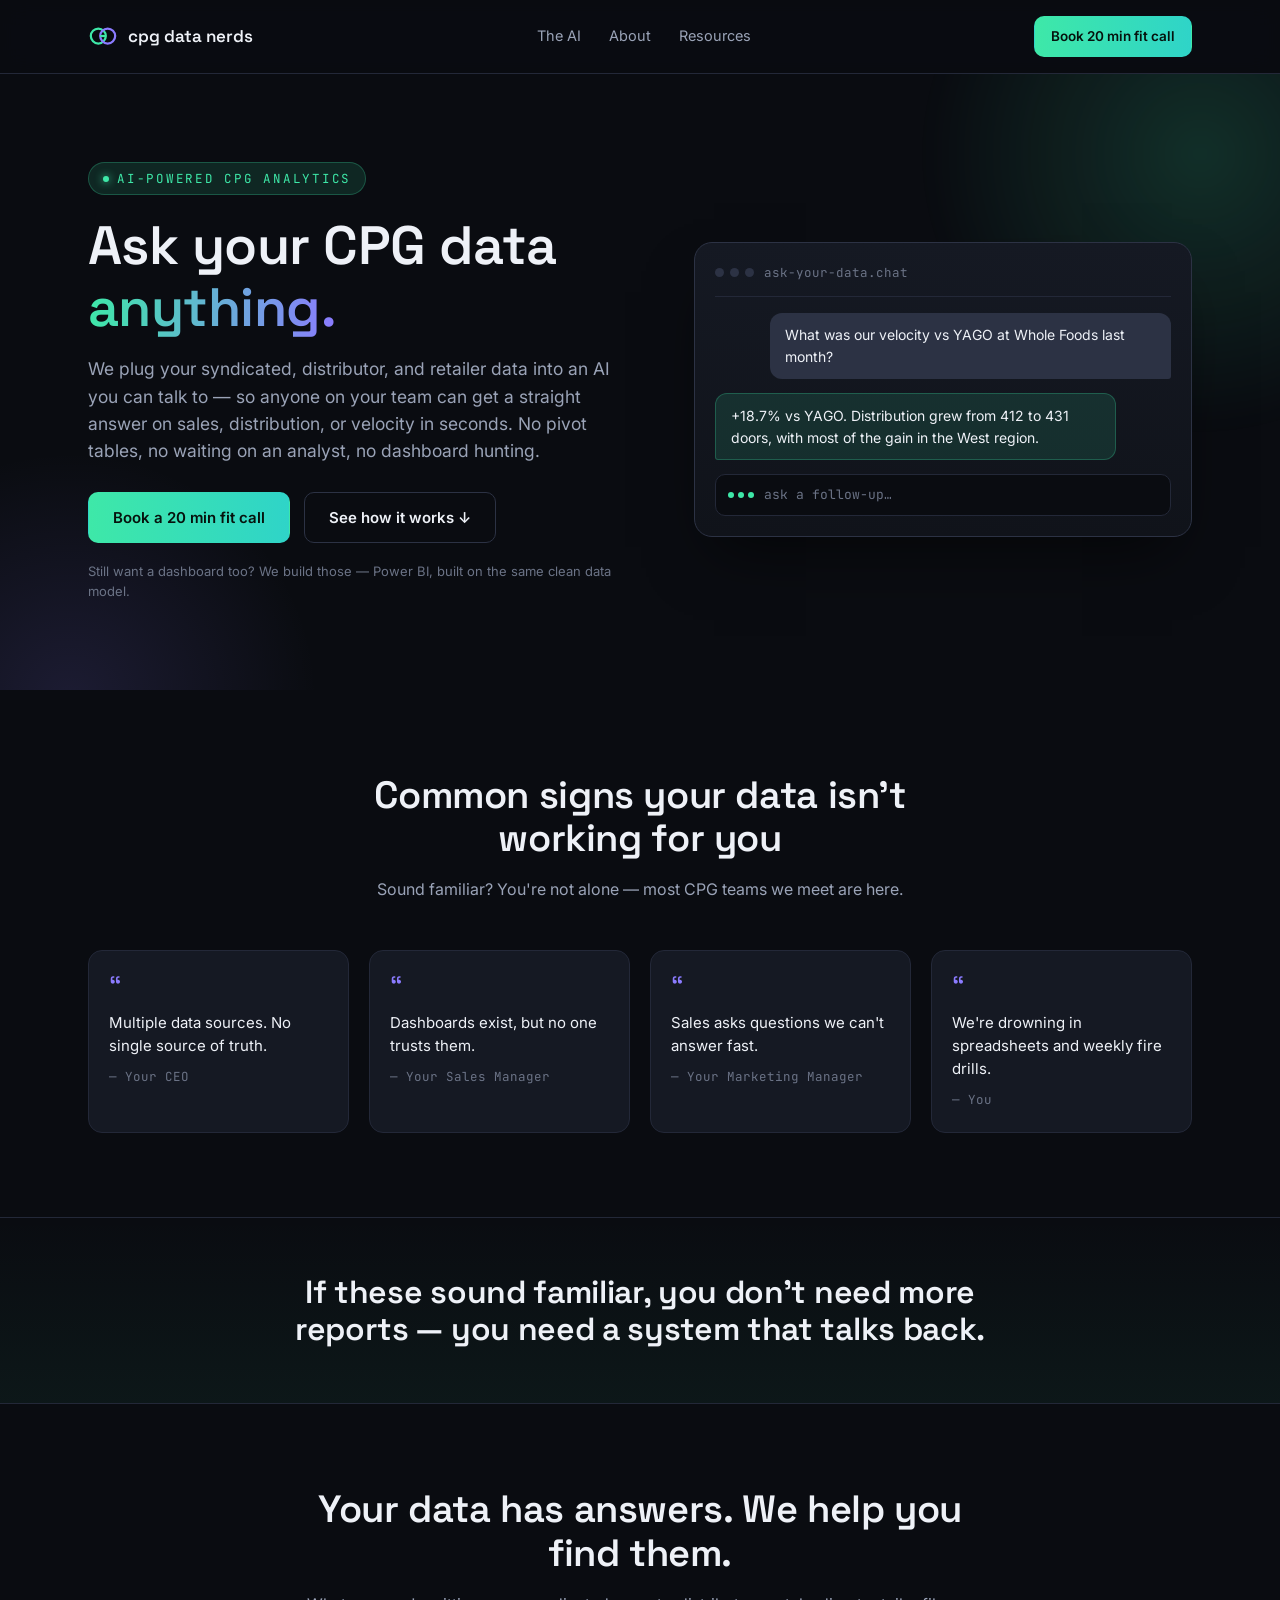
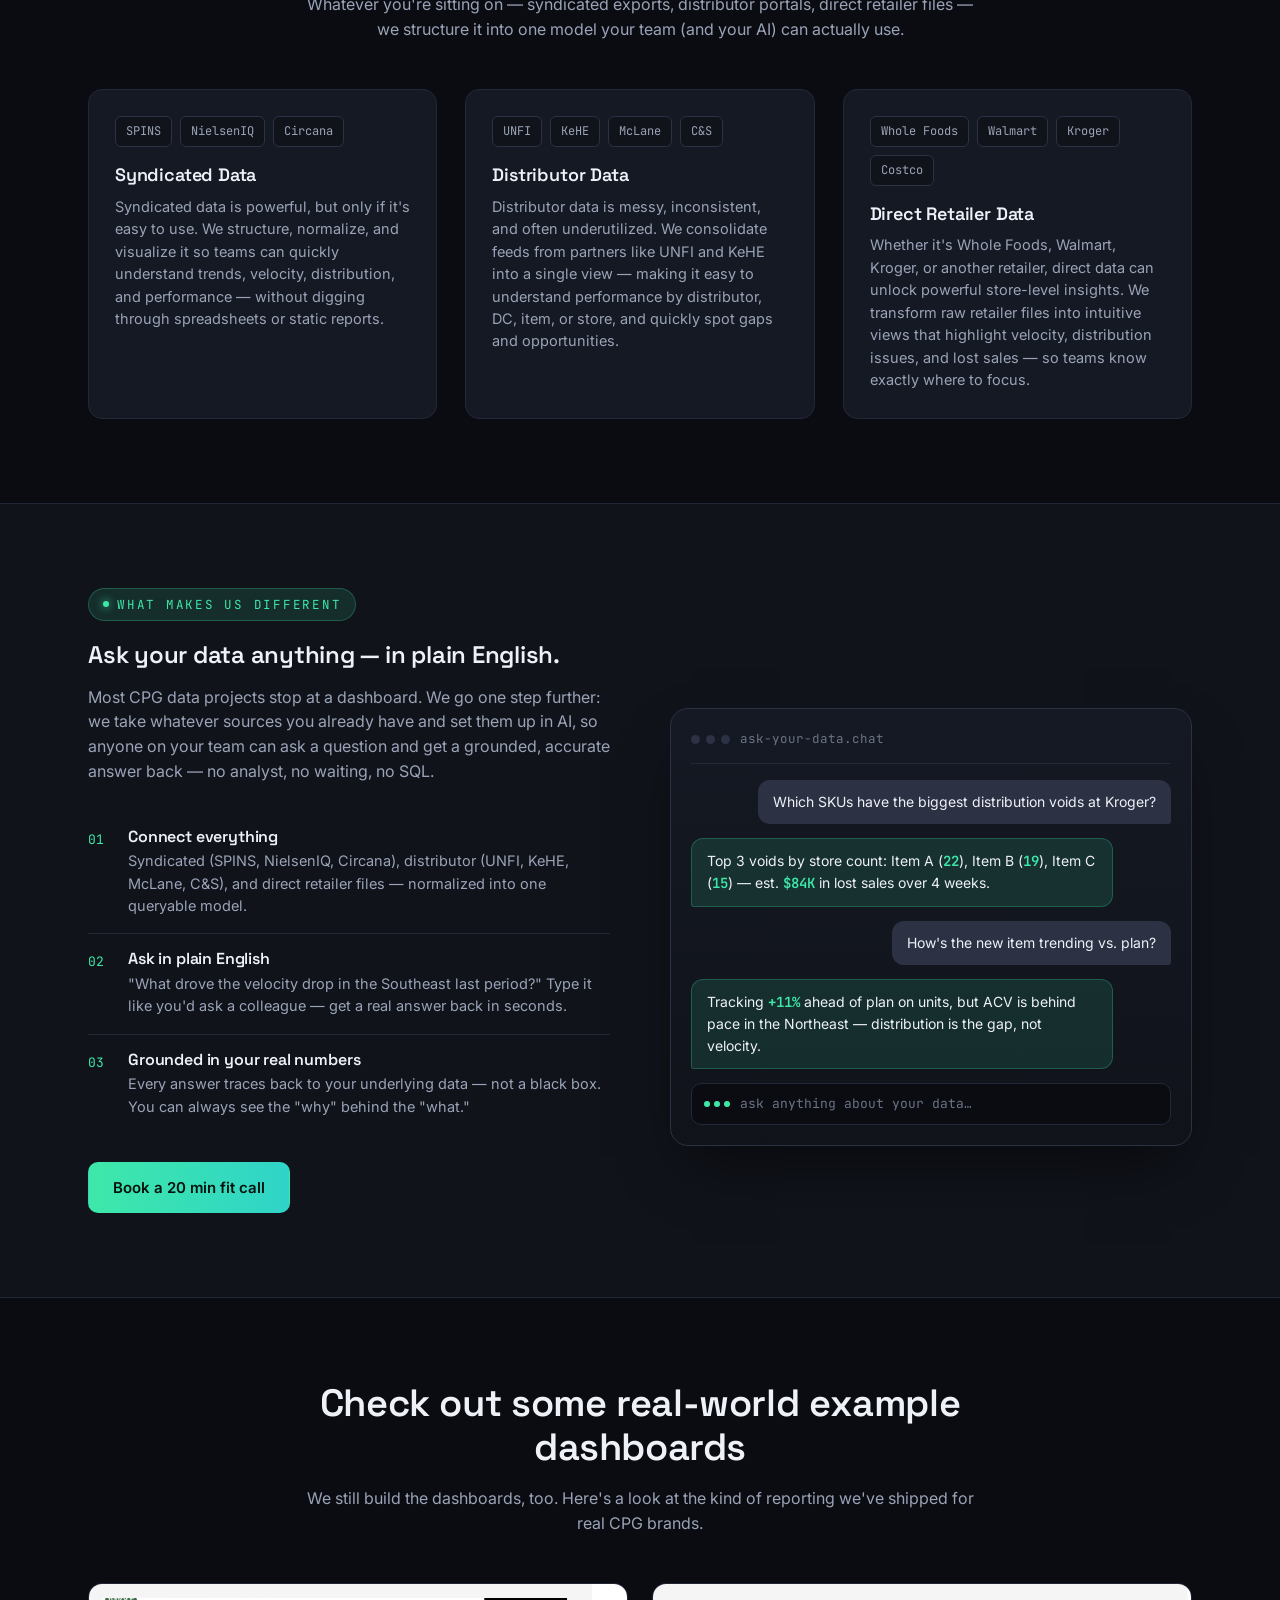
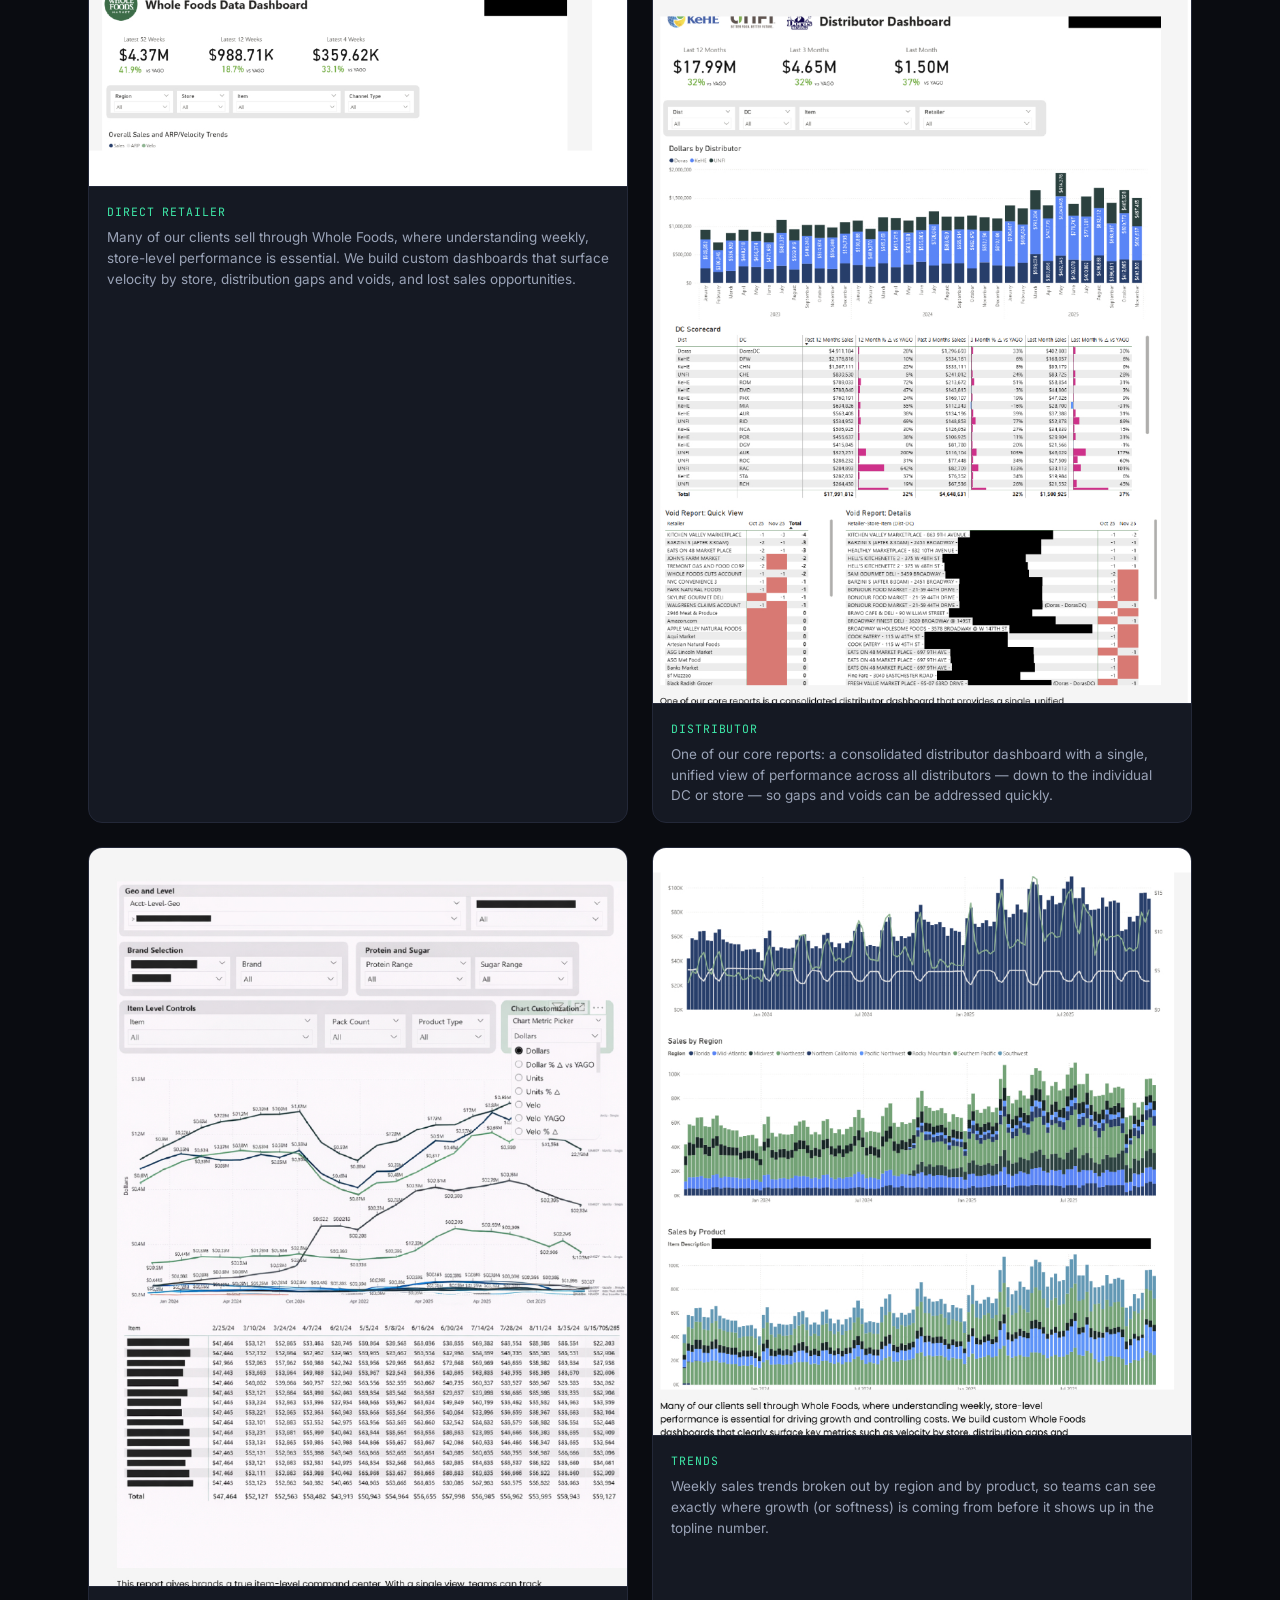
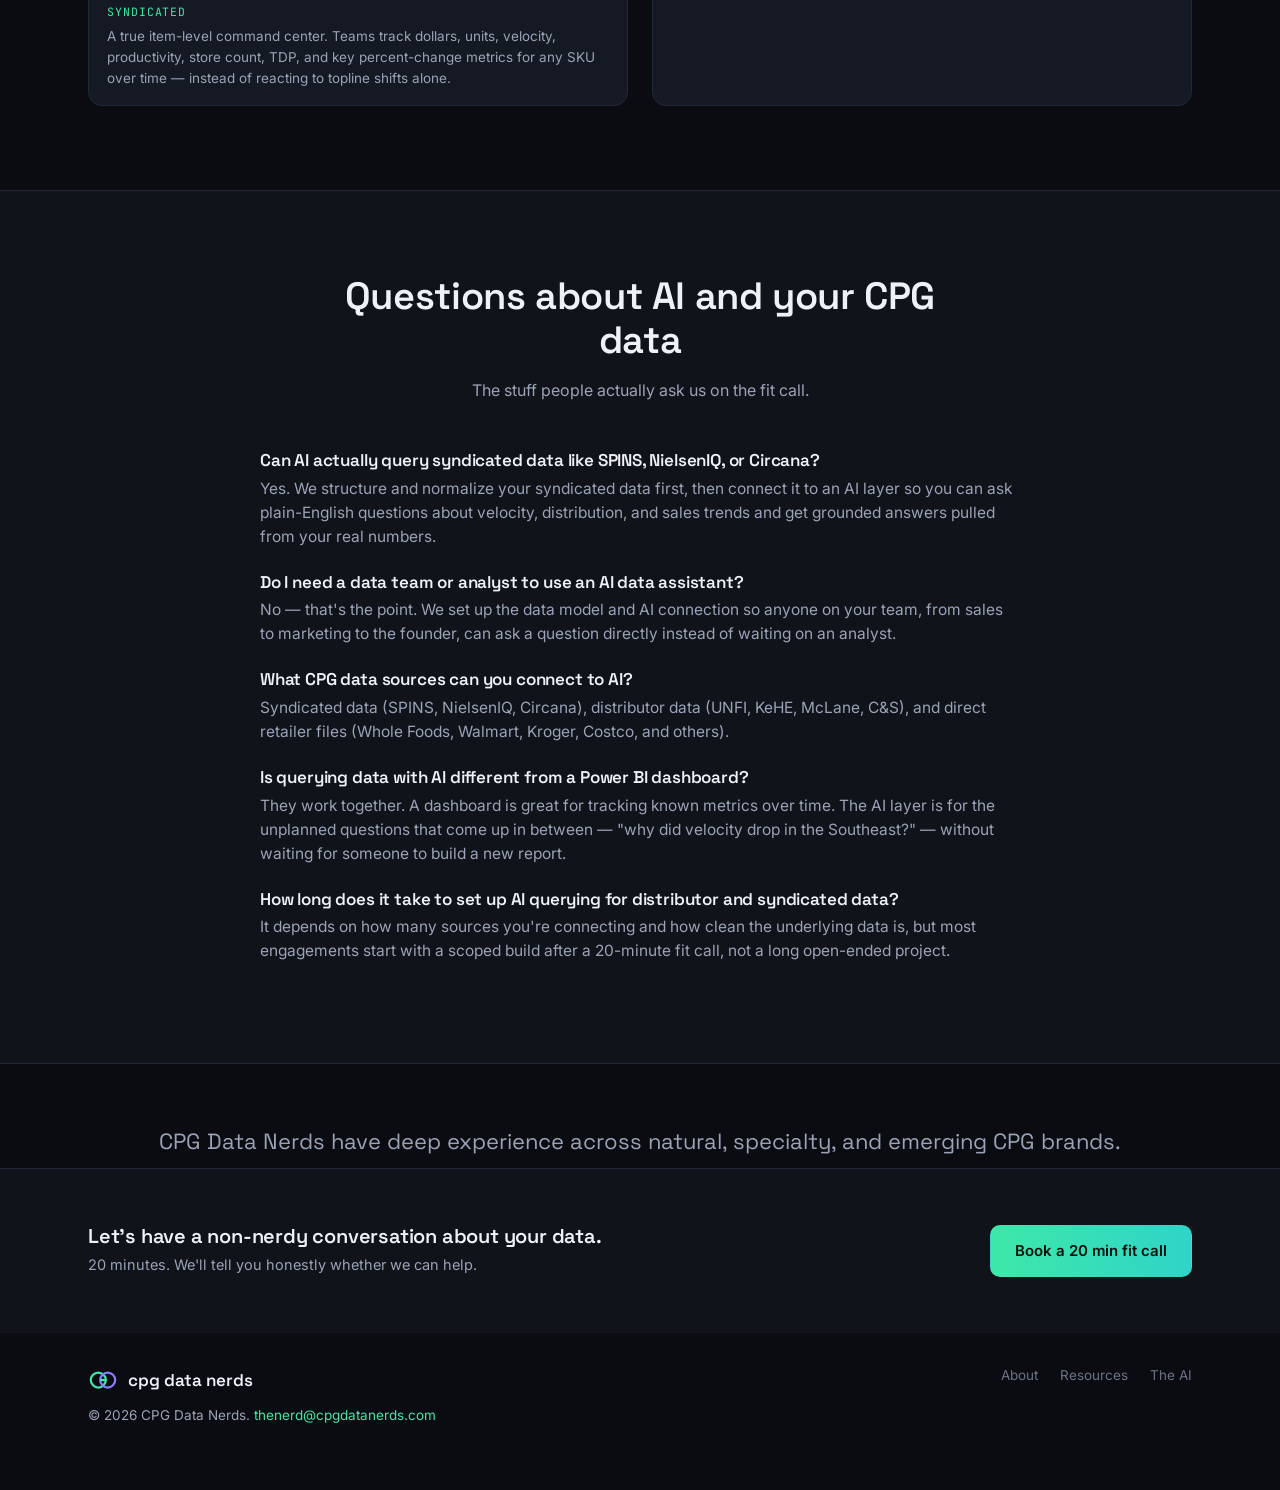
<file: index.html>
<!DOCTYPE html>
<html lang="en">
<head>
<meta charset="UTF-8">
<meta name="viewport" content="width=device-width, initial-scale=1.0">
<title>AI for Syndicated &amp; Distributor Data | CPG Data Nerds</title>
<meta name="description" content="Query SPINS, NielsenIQ, Circana, UNFI, KeHE, and retailer data with AI, in plain English. CPG Data Nerds connects your syndicated and distributor data to AI and dashboards built for small CPG food and drink brands.">
<link rel="canonical" href="https://cpgdatanerds.com/">
<meta name="robots" content="index, follow">

<!-- Open Graph / social -->
<meta property="og:type" content="website">
<meta property="og:site_name" content="CPG Data Nerds">
<meta property="og:title" content="AI for Syndicated & Distributor Data | CPG Data Nerds">
<meta property="og:description" content="Ask your SPINS, NielsenIQ, Circana, UNFI, KeHE, and retailer data questions in plain English. AI-powered CPG data analytics for small food and drink brands.">
<meta property="og:url" content="https://cpgdatanerds.com/">
<meta name="twitter:card" content="summary_large_image">
<meta name="twitter:title" content="AI for Syndicated & Distributor Data | CPG Data Nerds">
<meta name="twitter:description" content="Ask your SPINS, NielsenIQ, Circana, UNFI, KeHE, and retailer data questions in plain English.">

<link rel="icon" href="data:image/svg+xml,<svg xmlns=%22http://www.w3.org/2000/svg%22 viewBox=%220 0 32 32%22><circle cx=%2211%22 cy=%2216%22 r=%228%22 fill=%22%233ee8a8%22/><circle cx=%2221%22 cy=%2216%22 r=%228%22 fill=%22%238b7bff%22/></svg>">
<link rel="preconnect" href="https://fonts.googleapis.com">
<link href="https://fonts.googleapis.com/css2?family=Inter:wght@400;500;600;700&family=Space+Grotesk:wght@500;600;700&family=JetBrains+Mono:wght@400;500&display=swap" rel="stylesheet">
<link rel="stylesheet" href="assets/css/style.css">

<script type="application/ld+json">
{
  "@context": "https://schema.org",
  "@type": "ProfessionalService",
  "name": "CPG Data Nerds",
  "url": "https://cpgdatanerds.com/",
  "description": "CPG Data Nerds helps small and mid-size CPG food and drink brands turn syndicated data (SPINS, NielsenIQ, Circana), distributor data (UNFI, KeHE, McLane, C&S), and direct retailer data into AI-queryable insights and Power BI dashboards.",
  "email": "thenerd@cpgdatanerds.com",
  "areaServed": "US",
  "knowsAbout": ["SPINS data", "NielsenIQ data", "Circana data", "UNFI distributor data", "KeHE distributor data", "syndicated data analytics", "CPG data AI", "Power BI dashboards for CPG"]
}
</script>
<script type="application/ld+json">
{
  "@context": "https://schema.org",
  "@type": "FAQPage",
  "mainEntity": [
    {
      "@type": "Question",
      "name": "Can AI actually query syndicated data like SPINS, NielsenIQ, or Circana?",
      "acceptedAnswer": {
        "@type": "Answer",
        "text": "Yes. We structure and normalize your syndicated data first, then connect it to an AI layer so you can ask plain-English questions about velocity, distribution, and sales trends and get grounded answers pulled from your real numbers."
      }
    },
    {
      "@type": "Question",
      "name": "Do I need a data team or analyst to use an AI data assistant for my CPG data?",
      "acceptedAnswer": {
        "@type": "Answer",
        "text": "No. That's the point — we set up the data model and AI connection so anyone on your team, from sales to marketing to the founder, can ask a question directly instead of waiting on an analyst."
      }
    },
    {
      "@type": "Question",
      "name": "What CPG data sources can you connect to AI?",
      "acceptedAnswer": {
        "@type": "Answer",
        "text": "Syndicated data (SPINS, NielsenIQ, Circana), distributor data (UNFI, KeHE, McLane, C&S), and direct retailer files (Whole Foods, Walmart, Kroger, Costco, and others)."
      }
    },
    {
      "@type": "Question",
      "name": "Is querying data with AI different from a Power BI dashboard?",
      "acceptedAnswer": {
        "@type": "Answer",
        "text": "They work together. A dashboard is great for tracking known metrics over time. The AI layer is for the unplanned questions that come up in between — 'why did velocity drop in the Southeast?' — without waiting for someone to build a new report."
      }
    },
    {
      "@type": "Question",
      "name": "How long does it take to set up AI querying for distributor and syndicated data?",
      "acceptedAnswer": {
        "@type": "Answer",
        "text": "It depends on how many sources you're connecting and how clean the underlying data is, but most engagements start with a scoped build after a 20-minute fit call, not a long open-ended project."
      }
    }
  ]
}
</script>
</head>
<body>

<header class="site-nav">
  <div class="nav-inner">
    <a href="index.html" class="logo">
      <svg class="mark" viewBox="0 0 32 32" fill="none" xmlns="http://www.w3.org/2000/svg">
        <circle cx="11" cy="16" r="8" stroke="#3ee8a8" stroke-width="2.4"/>
        <circle cx="21" cy="16" r="8" stroke="#8b7bff" stroke-width="2.4"/>
        <line x1="19" y1="16" x2="13" y2="16" stroke="#3ee8a8" stroke-width="2.4"/>
      </svg>
      cpg data nerds
    </a>
    <nav class="nav-links desktop">
      <a href="index.html#ai-query">The AI</a>
      <a href="about.html">About</a>
      <a href="resources.html">Resources</a>
    </nav>
    <div class="nav-cta">
      <a class="btn btn-primary btn-sm" href="https://calendar.app.google/5v7wXqZPW3b9XSn16" target="_blank" rel="noopener">Book 20 min fit call</a>
      <button class="nav-toggle btn-ghost btn-sm btn" aria-label="Menu">☰</button>
    </div>
  </div>
</header>

<!-- HERO -->
<section class="hero">
  <div class="wrap hero-grid">
    <div>
      <span class="eyebrow"><span class="dot"></span>AI-POWERED CPG ANALYTICS</span>
      <h1>Ask your CPG data <span class="gradient-text">anything.</span></h1>
      <p class="lede">We plug your syndicated, distributor, and retailer data into an AI you can talk to — so anyone on your team can get a straight answer on sales, distribution, or velocity in seconds. No pivot tables, no waiting on an analyst, no dashboard hunting.</p>
      <div class="hero-ctas">
        <a class="btn btn-primary" href="https://calendar.app.google/5v7wXqZPW3b9XSn16" target="_blank" rel="noopener">Book a 20 min fit call</a>
        <a class="btn btn-ghost" href="#ai-query">See how it works ↓</a>
      </div>
      <p class="hero-note">Still want a dashboard too? We build those — Power BI, built on the same clean data model.</p>
    </div>

    <div class="chat-card" data-reveal>
      <div class="chat-head">
        <span class="dots"><span></span><span></span><span></span></span>
        ask-your-data.chat
      </div>
      <div class="chat-row user">
        <div class="bubble" data-rotating-question>What was our velocity vs YAGO at Whole Foods last month?</div>
      </div>
      <div class="chat-row ai">
        <div class="bubble" data-rotating-answer>+18.7% vs YAGO. Distribution grew from 412 to 431 doors, with most of the gain in the West region.</div>
      </div>
      <div class="chat-input-fake">
        <span class="chat-typing"><span></span><span></span><span></span></span>
        ask a follow-up…
      </div>
    </div>
  </div>
</section>

<!-- PAIN POINTS -->
<section id="pain">
  <div class="wrap">
    <div class="section-head">
      <h2>Common signs your data isn't working for you</h2>
      <p>Sound familiar? You're not alone — most CPG teams we meet are here.</p>
    </div>
    <div class="grid-4">
      <div class="quote-card" data-reveal>
        <div class="qmark">“</div>
        <p class="q">Multiple data sources. No single source of truth.</p>
        <div class="who">— Your CEO</div>
      </div>
      <div class="quote-card" data-reveal>
        <div class="qmark">“</div>
        <p class="q">Dashboards exist, but no one trusts them.</p>
        <div class="who">— Your Sales Manager</div>
      </div>
      <div class="quote-card" data-reveal>
        <div class="qmark">“</div>
        <p class="q">Sales asks questions we can't answer fast.</p>
        <div class="who">— Your Marketing Manager</div>
      </div>
      <div class="quote-card" data-reveal>
        <div class="qmark">“</div>
        <p class="q">We're drowning in spreadsheets and weekly fire drills.</p>
        <div class="who">— You</div>
      </div>
    </div>
  </div>
</section>

<!-- STATEMENT BANNER -->
<div class="statement-banner">
  <div class="wrap">
    <h2>If these sound familiar, you don't need more reports — you need a system that talks back.</h2>
  </div>
</div>

<!-- DATA SOURCES -->
<section>
  <div class="wrap">
    <div class="section-head">
      <h2>Your data has answers. We help you find them.</h2>
      <p>Whatever you're sitting on — syndicated exports, distributor portals, direct retailer files — we structure it into one model your team (and your AI) can actually use.</p>
    </div>
    <div class="grid-3">
      <div class="source-card" data-reveal>
        <div class="badge-row">
          <span class="badge">SPINS</span>
          <span class="badge">NielsenIQ</span>
          <span class="badge">Circana</span>
        </div>
        <h3>Syndicated Data</h3>
        <p>Syndicated data is powerful, but only if it's easy to use. We structure, normalize, and visualize it so teams can quickly understand trends, velocity, distribution, and performance — without digging through spreadsheets or static reports.</p>
      </div>
      <div class="source-card" data-reveal>
        <div class="badge-row">
          <span class="badge">UNFI</span>
          <span class="badge">KeHE</span>
          <span class="badge">McLane</span>
          <span class="badge">C&amp;S</span>
        </div>
        <h3>Distributor Data</h3>
        <p>Distributor data is messy, inconsistent, and often underutilized. We consolidate feeds from partners like UNFI and KeHE into a single view — making it easy to understand performance by distributor, DC, item, or store, and quickly spot gaps and opportunities.</p>
      </div>
      <div class="source-card" data-reveal>
        <div class="badge-row">
          <span class="badge">Whole Foods</span>
          <span class="badge">Walmart</span>
          <span class="badge">Kroger</span>
          <span class="badge">Costco</span>
        </div>
        <h3>Direct Retailer Data</h3>
        <p>Whether it's Whole Foods, Walmart, Kroger, or another retailer, direct data can unlock powerful store-level insights. We transform raw retailer files into intuitive views that highlight velocity, distribution issues, and lost sales — so teams know exactly where to focus.</p>
      </div>
    </div>
  </div>
</section>

<!-- AI FEATURE -->
<section id="ai-query" class="section-alt ai-feature">
  <div class="wrap">
    <span class="eyebrow"><span class="dot"></span>WHAT MAKES US DIFFERENT</span>
    <div class="ai-grid">
      <div data-reveal>
        <h2>Ask your data anything — in plain English.</h2>
        <p class="lede">Most CPG data projects stop at a dashboard. We go one step further: we take whatever sources you already have and set them up in AI, so anyone on your team can ask a question and get a grounded, accurate answer back — no analyst, no waiting, no SQL.</p>
        <ul class="feature-list">
          <li>
            <span class="num">01</span>
            <div>
              <h4>Connect everything</h4>
              <p>Syndicated (SPINS, NielsenIQ, Circana), distributor (UNFI, KeHE, McLane, C&amp;S), and direct retailer files — normalized into one queryable model.</p>
            </div>
          </li>
          <li>
            <span class="num">02</span>
            <div>
              <h4>Ask in plain English</h4>
              <p>"What drove the velocity drop in the Southeast last period?" Type it like you'd ask a colleague — get a real answer back in seconds.</p>
            </div>
          </li>
          <li>
            <span class="num">03</span>
            <div>
              <h4>Grounded in your real numbers</h4>
              <p>Every answer traces back to your underlying data — not a black box. You can always see the "why" behind the "what."</p>
            </div>
          </li>
        </ul>
        <div class="hero-ctas">
          <a class="btn btn-primary" href="https://calendar.app.google/5v7wXqZPW3b9XSn16" target="_blank" rel="noopener">Book a 20 min fit call</a>
        </div>
      </div>

      <div class="chat-card" data-reveal>
        <div class="chat-head">
          <span class="dots"><span></span><span></span><span></span></span>
          ask-your-data.chat
        </div>
        <div class="chat-row user"><div class="bubble">Which SKUs have the biggest distribution voids at Kroger?</div></div>
        <div class="chat-row ai"><div class="bubble">Top 3 voids by store count: Item A (<span class="stat">22</span>), Item B (<span class="stat">19</span>), Item C (<span class="stat">15</span>) — est. <span class="stat">$84K</span> in lost sales over 4 weeks.</div></div>
        <div class="chat-row user"><div class="bubble">How's the new item trending vs. plan?</div></div>
        <div class="chat-row ai"><div class="bubble">Tracking <span class="stat">+11%</span> ahead of plan on units, but ACV is behind pace in the Northeast — distribution is the gap, not velocity.</div></div>
        <div class="chat-input-fake">
          <span class="chat-typing"><span></span><span></span><span></span></span>
          ask anything about your data…
        </div>
      </div>
    </div>
  </div>
</section>

<!-- DASHBOARD GALLERY -->
<section id="examples">
  <div class="wrap">
    <div class="section-head">
      <h2>Check out some real-world example dashboards</h2>
      <p>We still build the dashboards, too. Here's a look at the kind of reporting we've shipped for real CPG brands.</p>
    </div>
    <div class="gallery">
      <div class="gallery-item" data-reveal>
        <div class="shot"><img src="assets/img/wholefoods-dashboard.png" alt="Whole Foods data dashboard example" loading="lazy"></div>
        <div class="cap">
          <span class="tag">Direct Retailer</span>
          <p>Many of our clients sell through Whole Foods, where understanding weekly, store-level performance is essential. We build custom dashboards that surface velocity by store, distribution gaps and voids, and lost sales opportunities.</p>
        </div>
      </div>
      <div class="gallery-item" data-reveal>
        <div class="shot"><img src="assets/img/distributor-dashboard.png" alt="Distributor scorecard dashboard example" loading="lazy"></div>
        <div class="cap">
          <span class="tag">Distributor</span>
          <p>One of our core reports: a consolidated distributor dashboard with a single, unified view of performance across all distributors — down to the individual DC or store — so gaps and voids can be addressed quickly.</p>
        </div>
      </div>
      <div class="gallery-item" data-reveal>
        <div class="shot"><img src="assets/img/item-level-dashboard.png" alt="Item-level command center dashboard example" loading="lazy"></div>
        <div class="cap">
          <span class="tag">Syndicated</span>
          <p>A true item-level command center. Teams track dollars, units, velocity, productivity, store count, TDP, and key percent-change metrics for any SKU over time — instead of reacting to topline shifts alone.</p>
        </div>
      </div>
      <div class="gallery-item" data-reveal>
        <div class="shot"><img src="assets/img/wholefoods-trends.png" alt="Sales trend charts by region and product" loading="lazy"></div>
        <div class="cap">
          <span class="tag">Trends</span>
          <p>Weekly sales trends broken out by region and by product, so teams can see exactly where growth (or softness) is coming from before it shows up in the topline number.</p>
        </div>
      </div>
    </div>
  </div>
</section>

<!-- FAQ -->
<section id="faq" class="section-alt">
  <div class="wrap">
    <div class="section-head">
      <h2>Questions about AI and your CPG data</h2>
      <p>The stuff people actually ask us on the fit call.</p>
    </div>
    <div class="prose" style="max-width:760px; margin:0 auto;">
      <div data-reveal style="margin-bottom:24px;">
        <h3 style="font-size:17px; margin-bottom:6px;">Can AI actually query syndicated data like SPINS, NielsenIQ, or Circana?</h3>
        <p>Yes. We structure and normalize your syndicated data first, then connect it to an AI layer so you can ask plain-English questions about velocity, distribution, and sales trends and get grounded answers pulled from your real numbers.</p>
      </div>
      <div data-reveal style="margin-bottom:24px;">
        <h3 style="font-size:17px; margin-bottom:6px;">Do I need a data team or analyst to use an AI data assistant?</h3>
        <p>No — that's the point. We set up the data model and AI connection so anyone on your team, from sales to marketing to the founder, can ask a question directly instead of waiting on an analyst.</p>
      </div>
      <div data-reveal style="margin-bottom:24px;">
        <h3 style="font-size:17px; margin-bottom:6px;">What CPG data sources can you connect to AI?</h3>
        <p>Syndicated data (SPINS, NielsenIQ, Circana), distributor data (UNFI, KeHE, McLane, C&amp;S), and direct retailer files (Whole Foods, Walmart, Kroger, Costco, and others).</p>
      </div>
      <div data-reveal style="margin-bottom:24px;">
        <h3 style="font-size:17px; margin-bottom:6px;">Is querying data with AI different from a Power BI dashboard?</h3>
        <p>They work together. A dashboard is great for tracking known metrics over time. The AI layer is for the unplanned questions that come up in between — "why did velocity drop in the Southeast?" — without waiting for someone to build a new report.</p>
      </div>
      <div data-reveal>
        <h3 style="font-size:17px; margin-bottom:6px;">How long does it take to set up AI querying for distributor and syndicated data?</h3>
        <p>It depends on how many sources you're connecting and how clean the underlying data is, but most engagements start with a scoped build after a 20-minute fit call, not a long open-ended project.</p>
      </div>
    </div>
  </div>
</section>

<div class="closing-line">CPG Data Nerds have deep experience across natural, specialty, and emerging CPG brands.</div>

<!-- CTA BAND -->
<div class="cta-band">
  <div class="wrap cta-band-inner">
    <div>
      <h3>Let's have a non-nerdy conversation about your data.</h3>
      <p>20 minutes. We'll tell you honestly whether we can help.</p>
    </div>
    <a class="btn btn-primary" href="https://calendar.app.google/5v7wXqZPW3b9XSn16" target="_blank" rel="noopener">Book a 20 min fit call</a>
  </div>
</div>

<footer class="site-footer">
  <div class="wrap footer-inner">
    <div>
      <div class="logo">
        <svg class="mark" viewBox="0 0 32 32" fill="none" xmlns="http://www.w3.org/2000/svg">
          <circle cx="11" cy="16" r="8" stroke="#3ee8a8" stroke-width="2.4"/>
          <circle cx="21" cy="16" r="8" stroke="#8b7bff" stroke-width="2.4"/>
          <line x1="19" y1="16" x2="13" y2="16" stroke="#3ee8a8" stroke-width="2.4"/>
        </svg>
        cpg data nerds
      </div>
      <p style="margin-top:10px;">© <span data-year>2026</span> CPG Data Nerds. <a class="mail" href="mailto:thenerd@cpgdatanerds.com">thenerd@cpgdatanerds.com</a></p>
    </div>
    <div class="footer-links">
      <a href="about.html">About</a>
      <a href="resources.html">Resources</a>
      <a href="index.html#ai-query">The AI</a>
    </div>
  </div>
</footer>

<script src="assets/js/main.js"></script>
</body>
</html>
</file>
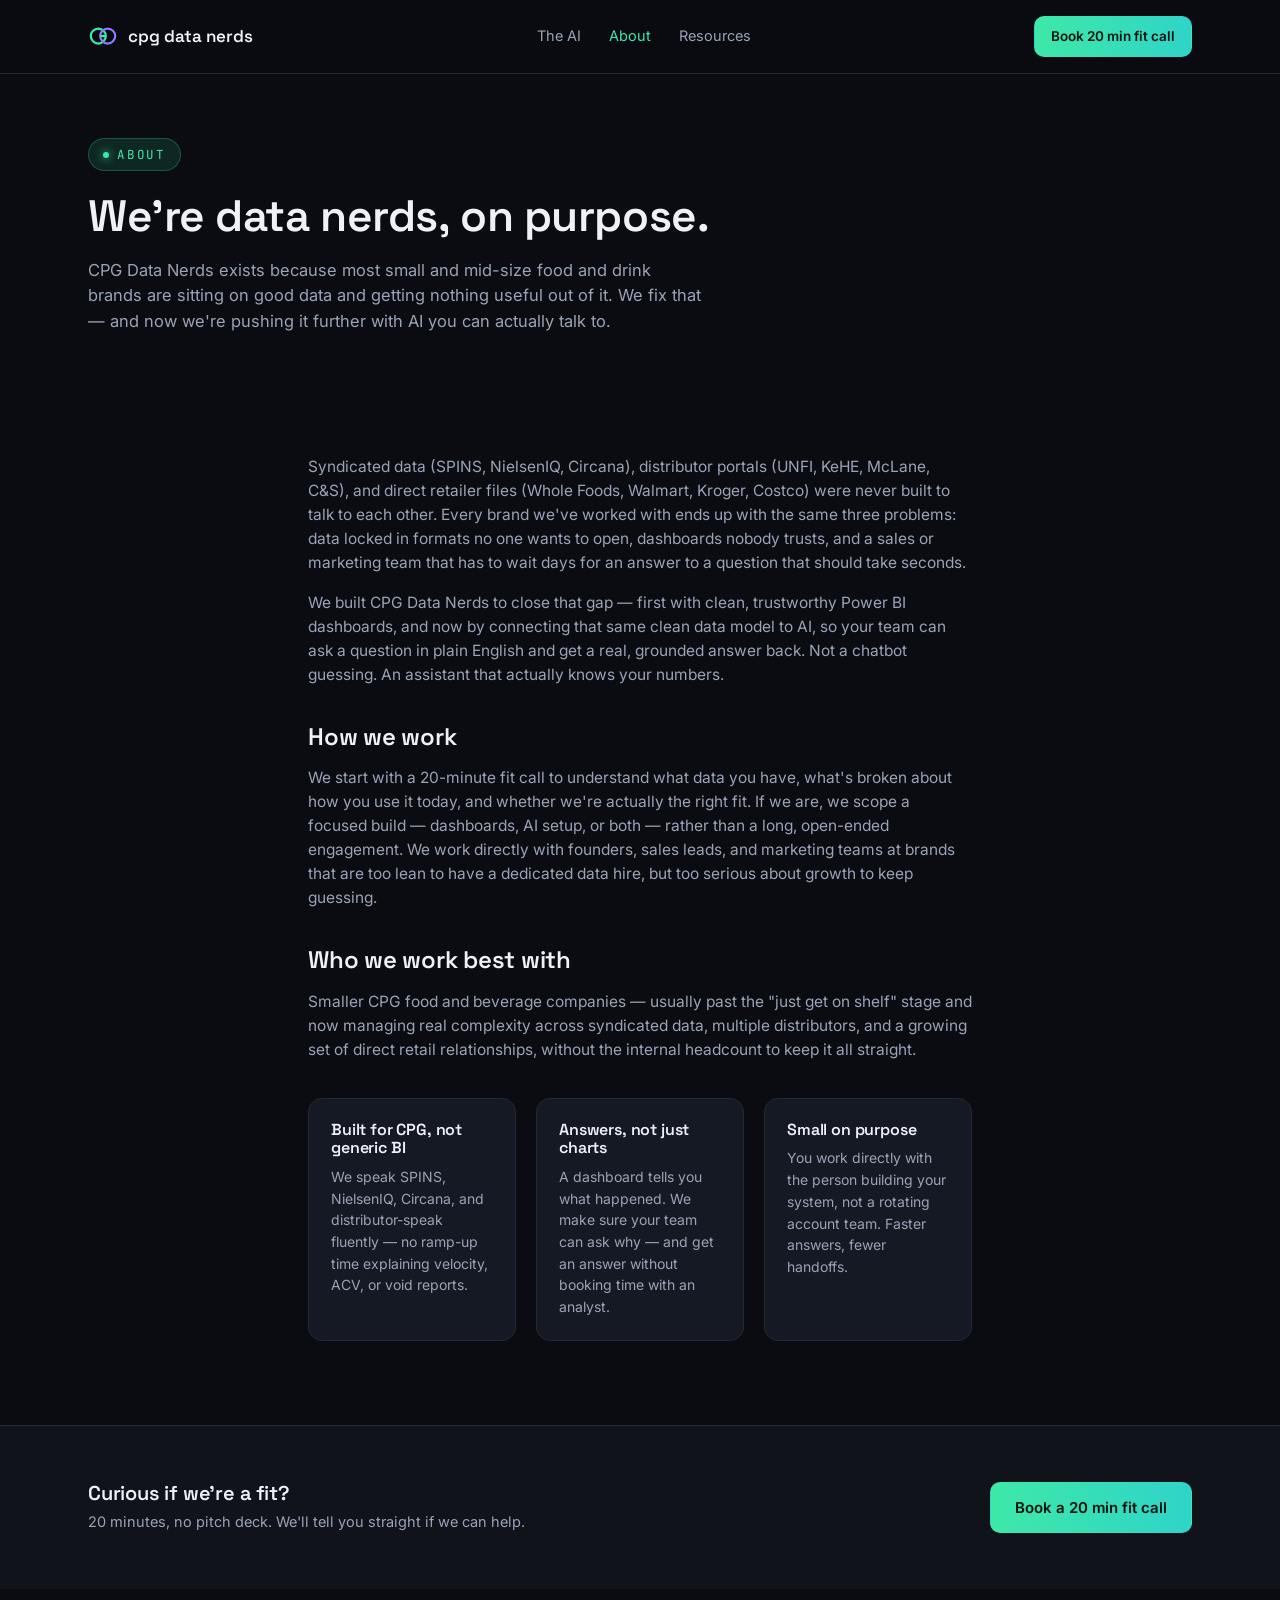
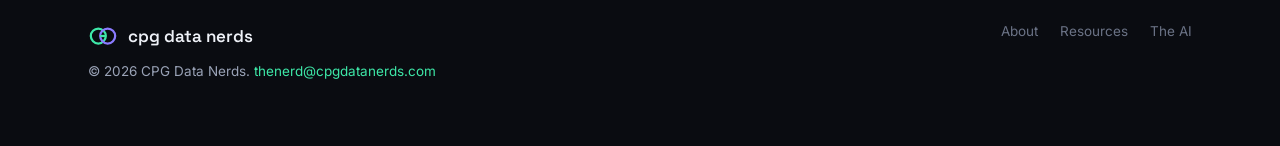
<file: about.html>
<!DOCTYPE html>
<html lang="en">
<head>
<meta charset="UTF-8">
<meta name="viewport" content="width=device-width, initial-scale=1.0">
<title>About CPG Data Nerds | AI &amp; Analytics for Syndicated &amp; Distributor Data</title>
<meta name="description" content="CPG Data Nerds helps small and mid-size CPG food and drink brands turn SPINS, NielsenIQ, Circana, UNFI, KeHE, and retailer data into AI-queryable insights and dashboards.">
<link rel="canonical" href="https://cpgdatanerds.com/about.html">
<meta name="robots" content="index, follow">
<meta property="og:type" content="website">
<meta property="og:site_name" content="CPG Data Nerds">
<meta property="og:title" content="About CPG Data Nerds | AI & Analytics for Syndicated & Distributor Data">
<meta property="og:description" content="Small, focused, and built for CPG: how we turn syndicated and distributor data into AI-queryable insights for food and drink brands.">
<meta property="og:url" content="https://cpgdatanerds.com/about.html">
<meta name="twitter:card" content="summary_large_image">
<link rel="icon" href="data:image/svg+xml,<svg xmlns=%22http://www.w3.org/2000/svg%22 viewBox=%220 0 32 32%22><circle cx=%2211%22 cy=%2216%22 r=%228%22 fill=%22%233ee8a8%22/><circle cx=%2221%22 cy=%2216%22 r=%228%22 fill=%22%238b7bff%22/></svg>">
<link rel="preconnect" href="https://fonts.googleapis.com">
<link href="https://fonts.googleapis.com/css2?family=Inter:wght@400;500;600;700&family=Space+Grotesk:wght@500;600;700&family=JetBrains+Mono:wght@400;500&display=swap" rel="stylesheet">
<link rel="stylesheet" href="assets/css/style.css">
</head>
<body>

<header class="site-nav">
  <div class="nav-inner">
    <a href="index.html" class="logo">
      <svg class="mark" viewBox="0 0 32 32" fill="none" xmlns="http://www.w3.org/2000/svg">
        <circle cx="11" cy="16" r="8" stroke="#3ee8a8" stroke-width="2.4"/>
        <circle cx="21" cy="16" r="8" stroke="#8b7bff" stroke-width="2.4"/>
        <line x1="19" y1="16" x2="13" y2="16" stroke="#3ee8a8" stroke-width="2.4"/>
      </svg>
      cpg data nerds
    </a>
    <nav class="nav-links desktop">
      <a href="index.html#ai-query">The AI</a>
      <a href="about.html" class="active">About</a>
      <a href="resources.html">Resources</a>
    </nav>
    <div class="nav-cta">
      <a class="btn btn-primary btn-sm" href="https://calendar.app.google/5v7wXqZPW3b9XSn16" target="_blank" rel="noopener">Book 20 min fit call</a>
      <button class="nav-toggle btn-ghost btn-sm btn" aria-label="Menu">☰</button>
    </div>
  </div>
</header>

<section class="page-hero">
  <div class="wrap">
    <span class="eyebrow"><span class="dot"></span>ABOUT</span>
    <h1>We're data nerds, on purpose.</h1>
    <p class="lede">CPG Data Nerds exists because most small and mid-size food and drink brands are sitting on good data and getting nothing useful out of it. We fix that — and now we're pushing it further with AI you can actually talk to.</p>
  </div>
</section>

<section>
  <div class="wrap prose">
    <p>Syndicated data (SPINS, NielsenIQ, Circana), distributor portals (UNFI, KeHE, McLane, C&amp;S), and direct retailer files (Whole Foods, Walmart, Kroger, Costco) were never built to talk to each other. Every brand we've worked with ends up with the same three problems: data locked in formats no one wants to open, dashboards nobody trusts, and a sales or marketing team that has to wait days for an answer to a question that should take seconds.</p>
    <p>We built CPG Data Nerds to close that gap — first with clean, trustworthy Power BI dashboards, and now by connecting that same clean data model to AI, so your team can ask a question in plain English and get a real, grounded answer back. Not a chatbot guessing. An assistant that actually knows your numbers.</p>

    <h2>How we work</h2>
    <p>We start with a 20-minute fit call to understand what data you have, what's broken about how you use it today, and whether we're actually the right fit. If we are, we scope a focused build — dashboards, AI setup, or both — rather than a long, open-ended engagement. We work directly with founders, sales leads, and marketing teams at brands that are too lean to have a dedicated data hire, but too serious about growth to keep guessing.</p>

    <h2>Who we work best with</h2>
    <p>Smaller CPG food and beverage companies — usually past the "just get on shelf" stage and now managing real complexity across syndicated data, multiple distributors, and a growing set of direct retail relationships, without the internal headcount to keep it all straight.</p>

    <div class="value-grid">
      <div class="value-card" data-reveal>
        <h4>Built for CPG, not generic BI</h4>
        <p>We speak SPINS, NielsenIQ, Circana, and distributor-speak fluently — no ramp-up time explaining velocity, ACV, or void reports.</p>
      </div>
      <div class="value-card" data-reveal>
        <h4>Answers, not just charts</h4>
        <p>A dashboard tells you what happened. We make sure your team can ask why — and get an answer without booking time with an analyst.</p>
      </div>
      <div class="value-card" data-reveal>
        <h4>Small on purpose</h4>
        <p>You work directly with the person building your system, not a rotating account team. Faster answers, fewer handoffs.</p>
      </div>
    </div>
  </div>
</section>

<div class="cta-band">
  <div class="wrap cta-band-inner">
    <div>
      <h3>Curious if we're a fit?</h3>
      <p>20 minutes, no pitch deck. We'll tell you straight if we can help.</p>
    </div>
    <a class="btn btn-primary" href="https://calendar.app.google/5v7wXqZPW3b9XSn16" target="_blank" rel="noopener">Book a 20 min fit call</a>
  </div>
</div>

<footer class="site-footer">
  <div class="wrap footer-inner">
    <div>
      <div class="logo">
        <svg class="mark" viewBox="0 0 32 32" fill="none" xmlns="http://www.w3.org/2000/svg">
          <circle cx="11" cy="16" r="8" stroke="#3ee8a8" stroke-width="2.4"/>
          <circle cx="21" cy="16" r="8" stroke="#8b7bff" stroke-width="2.4"/>
          <line x1="19" y1="16" x2="13" y2="16" stroke="#3ee8a8" stroke-width="2.4"/>
        </svg>
        cpg data nerds
      </div>
      <p style="margin-top:10px;">© <span data-year>2026</span> CPG Data Nerds. <a class="mail" href="mailto:thenerd@cpgdatanerds.com">thenerd@cpgdatanerds.com</a></p>
    </div>
    <div class="footer-links">
      <a href="about.html">About</a>
      <a href="resources.html">Resources</a>
      <a href="index.html#ai-query">The AI</a>
    </div>
  </div>
</footer>

<script src="assets/js/main.js"></script>
</body>
</html>
</file>
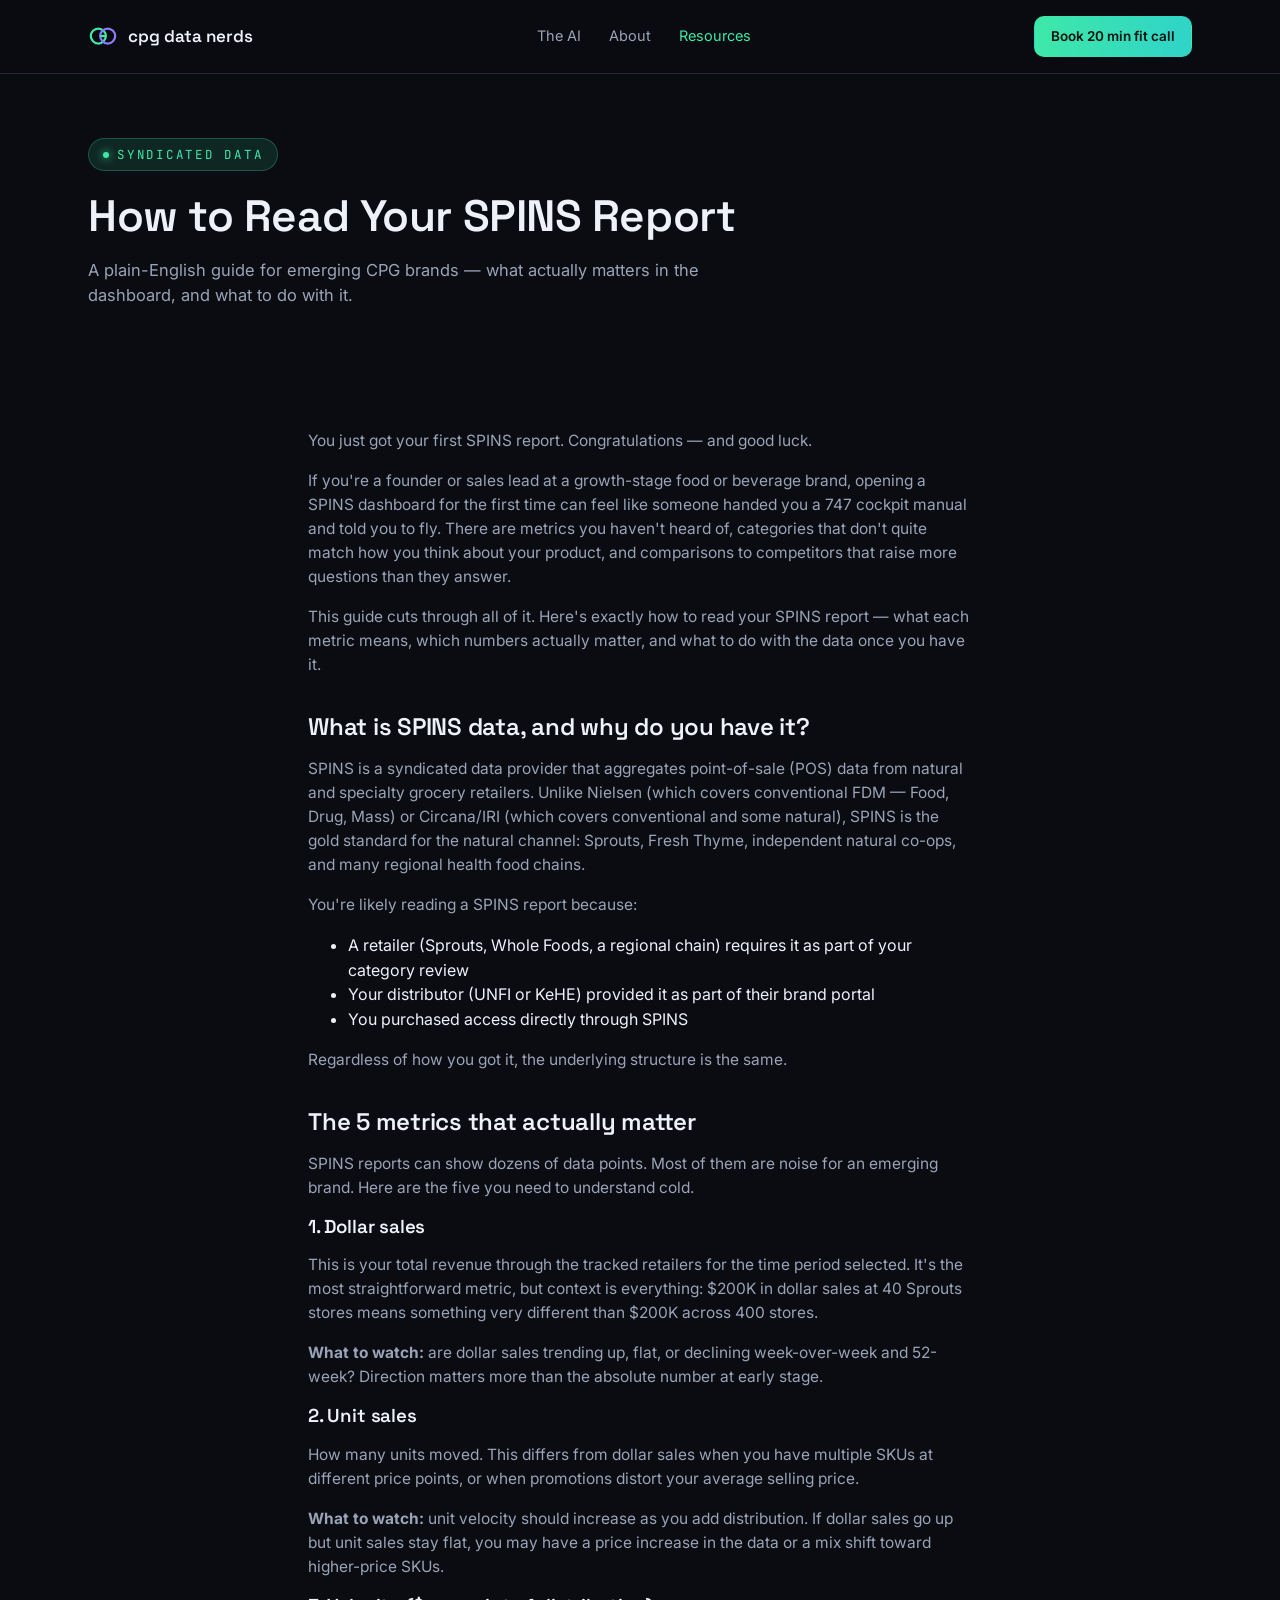
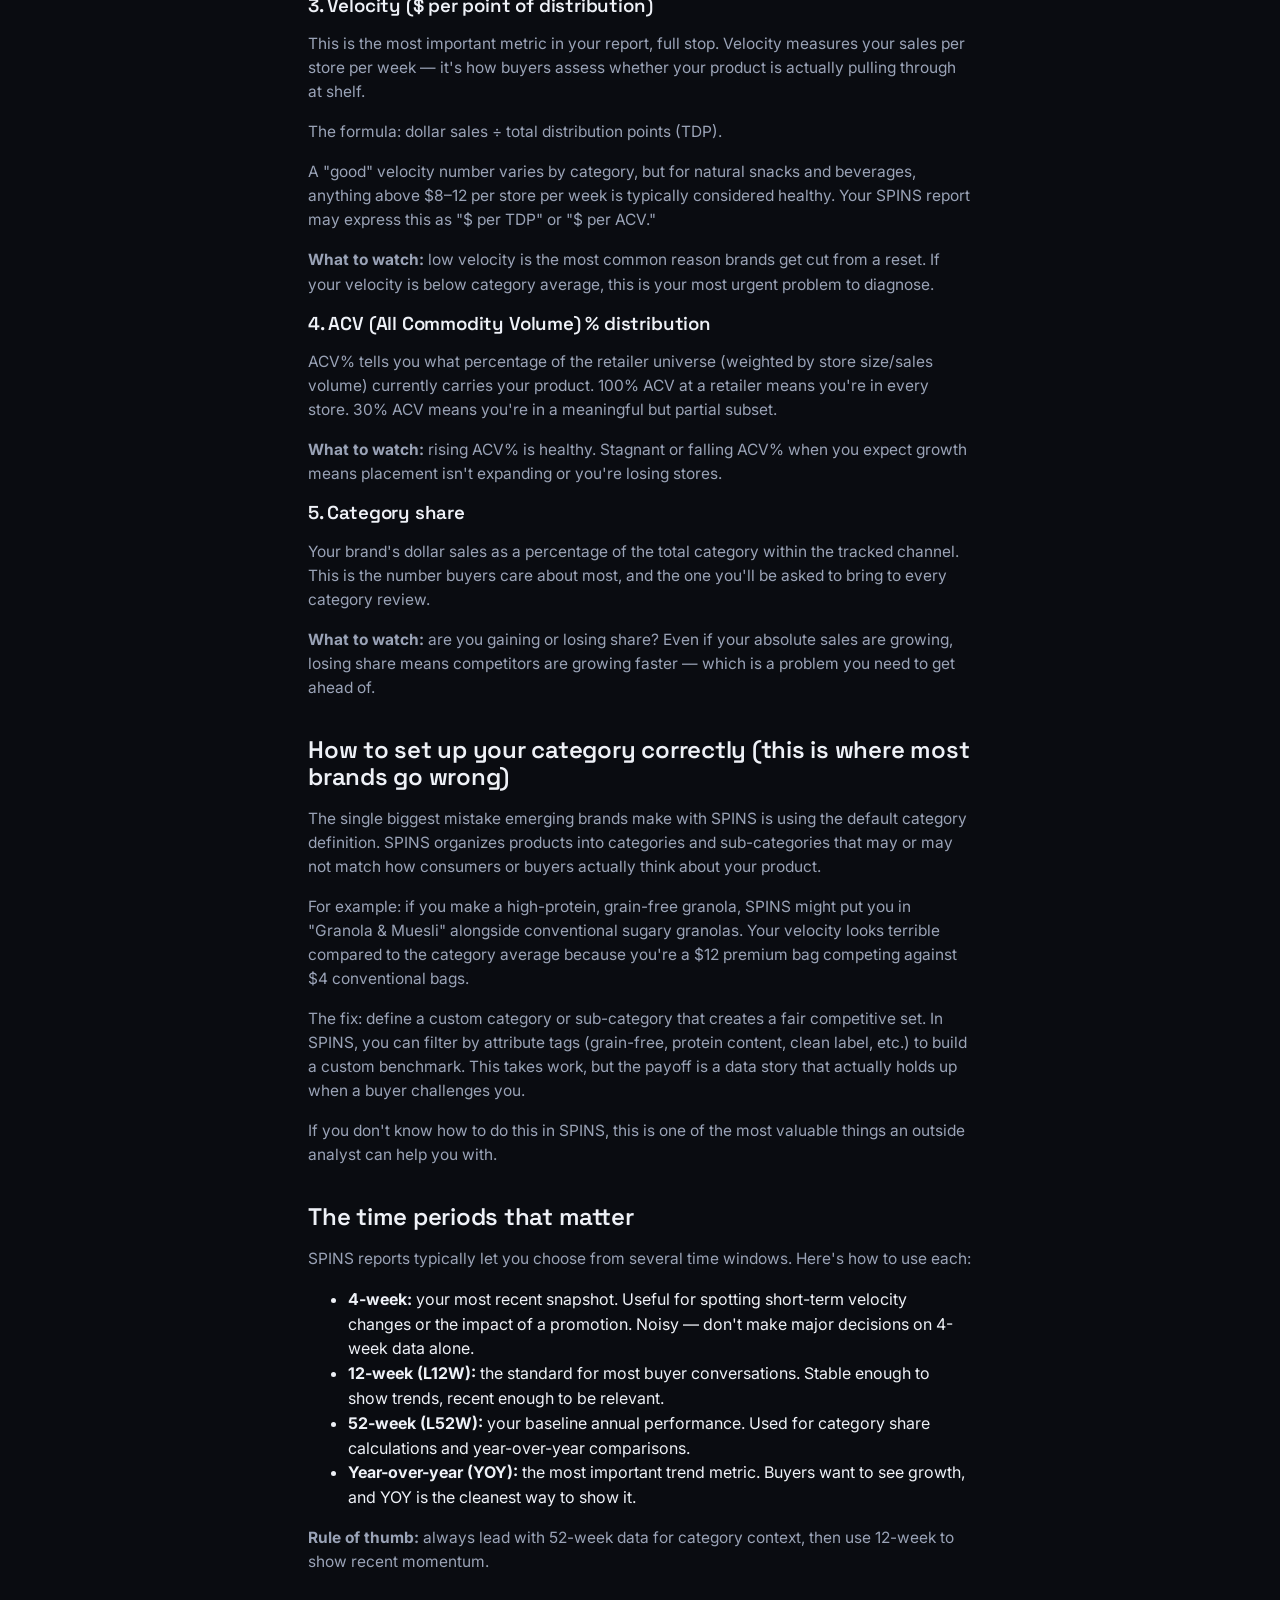
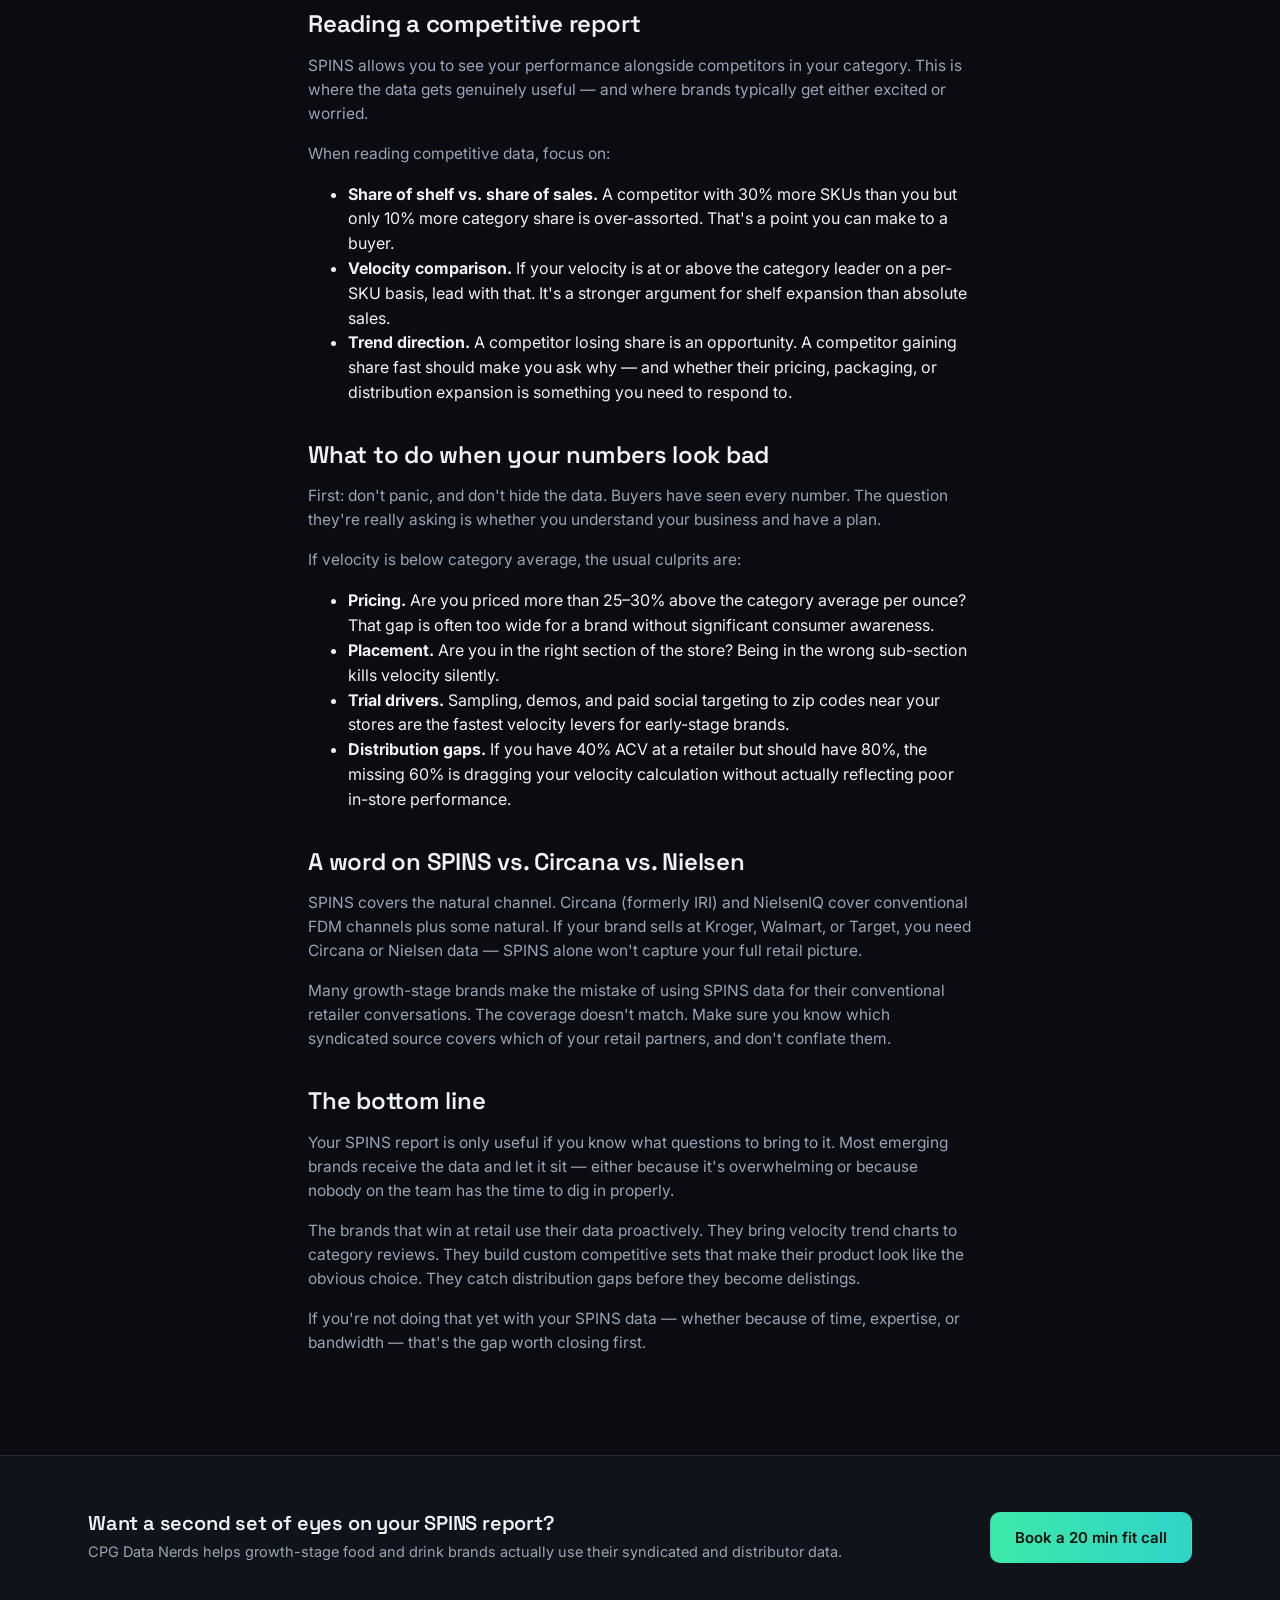
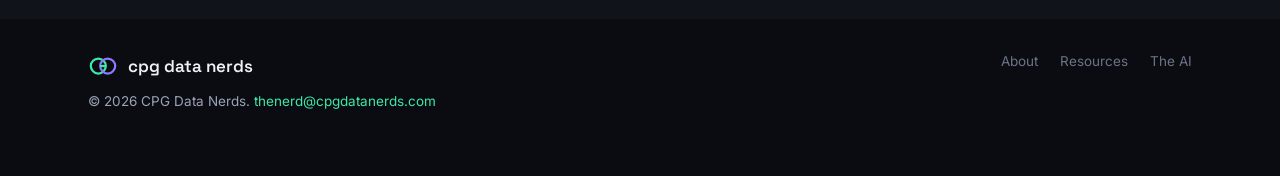
<file: guide-spins-report.html>
<!DOCTYPE html>
<html lang="en">
<head>
<meta charset="UTF-8">
<meta name="viewport" content="width=device-width, initial-scale=1.0">
<title>How to Read Your SPINS Report: A Plain-English Guide | CPG Data Nerds</title>
<meta name="description" content="What dollar sales, velocity, ACV%, and category share actually mean in a SPINS report — and how emerging CPG brands should use them in buyer conversations.">
<link rel="canonical" href="https://cpgdatanerds.com/guide-spins-report.html">
<meta name="robots" content="index, follow">
<meta property="og:type" content="article">
<meta property="og:site_name" content="CPG Data Nerds">
<meta property="og:title" content="How to Read Your SPINS Report: A Plain-English Guide for Emerging CPG Brands">
<meta property="og:description" content="What dollar sales, velocity, ACV%, and category share actually mean in a SPINS report — and how to use them in buyer conversations.">
<meta property="og:url" content="https://cpgdatanerds.com/guide-spins-report.html">
<meta name="twitter:card" content="summary_large_image">
<link rel="icon" href="data:image/svg+xml,<svg xmlns=%22http://www.w3.org/2000/svg%22 viewBox=%220 0 32 32%22><circle cx=%2211%22 cy=%2216%22 r=%228%22 fill=%22%233ee8a8%22/><circle cx=%2221%22 cy=%2216%22 r=%228%22 fill=%22%238b7bff%22/></svg>">
<link rel="preconnect" href="https://fonts.googleapis.com">
<link href="https://fonts.googleapis.com/css2?family=Inter:wght@400;500;600;700&family=Space+Grotesk:wght@500;600;700&family=JetBrains+Mono:wght@400;500&display=swap" rel="stylesheet">
<link rel="stylesheet" href="assets/css/style.css">
<script type="application/ld+json">
{
  "@context": "https://schema.org",
  "@type": "Article",
  "headline": "How to Read Your SPINS Report: A Plain-English Guide for Emerging CPG Brands",
  "description": "What dollar sales, velocity, ACV%, and category share actually mean in a SPINS report — and how emerging CPG brands should use them in buyer conversations.",
  "author": { "@type": "Organization", "name": "CPG Data Nerds" },
  "publisher": { "@type": "Organization", "name": "CPG Data Nerds" },
  "mainEntityOfPage": "https://cpgdatanerds.com/guide-spins-report.html"
}
</script>
</head>
<body>

<header class="site-nav">
  <div class="nav-inner">
    <a href="index.html" class="logo">
      <svg class="mark" viewBox="0 0 32 32" fill="none" xmlns="http://www.w3.org/2000/svg">
        <circle cx="11" cy="16" r="8" stroke="#3ee8a8" stroke-width="2.4"/>
        <circle cx="21" cy="16" r="8" stroke="#8b7bff" stroke-width="2.4"/>
        <line x1="19" y1="16" x2="13" y2="16" stroke="#3ee8a8" stroke-width="2.4"/>
      </svg>
      cpg data nerds
    </a>
    <nav class="nav-links desktop">
      <a href="index.html#ai-query">The AI</a>
      <a href="about.html">About</a>
      <a href="resources.html" class="active">Resources</a>
    </nav>
    <div class="nav-cta">
      <a class="btn btn-primary btn-sm" href="https://calendar.app.google/5v7wXqZPW3b9XSn16" target="_blank" rel="noopener">Book 20 min fit call</a>
      <button class="nav-toggle btn-ghost btn-sm btn" aria-label="Menu">☰</button>
    </div>
  </div>
</header>

<section class="page-hero">
  <div class="wrap">
    <span class="eyebrow"><span class="dot"></span>SYNDICATED DATA</span>
    <h1>How to Read Your SPINS Report</h1>
    <p class="lede">A plain-English guide for emerging CPG brands — what actually matters in the dashboard, and what to do with it.</p>
  </div>
</section>

<section>
  <div class="wrap prose">
    <p>You just got your first SPINS report. Congratulations — and good luck.</p>
    <p>If you're a founder or sales lead at a growth-stage food or beverage brand, opening a SPINS dashboard for the first time can feel like someone handed you a 747 cockpit manual and told you to fly. There are metrics you haven't heard of, categories that don't quite match how you think about your product, and comparisons to competitors that raise more questions than they answer.</p>
    <p>This guide cuts through all of it. Here's exactly how to read your SPINS report — what each metric means, which numbers actually matter, and what to do with the data once you have it.</p>

    <h2>What is SPINS data, and why do you have it?</h2>
    <p>SPINS is a syndicated data provider that aggregates point-of-sale (POS) data from natural and specialty grocery retailers. Unlike Nielsen (which covers conventional FDM — Food, Drug, Mass) or Circana/IRI (which covers conventional and some natural), SPINS is the gold standard for the natural channel: Sprouts, Fresh Thyme, independent natural co-ops, and many regional health food chains.</p>
    <p>You're likely reading a SPINS report because:</p>
    <ul>
      <li>A retailer (Sprouts, Whole Foods, a regional chain) requires it as part of your category review</li>
      <li>Your distributor (UNFI or KeHE) provided it as part of their brand portal</li>
      <li>You purchased access directly through SPINS</li>
    </ul>
    <p>Regardless of how you got it, the underlying structure is the same.</p>

    <h2>The 5 metrics that actually matter</h2>
    <p>SPINS reports can show dozens of data points. Most of them are noise for an emerging brand. Here are the five you need to understand cold.</p>

    <h3>1. Dollar sales</h3>
    <p>This is your total revenue through the tracked retailers for the time period selected. It's the most straightforward metric, but context is everything: $200K in dollar sales at 40 Sprouts stores means something very different than $200K across 400 stores.</p>
    <p><strong>What to watch:</strong> are dollar sales trending up, flat, or declining week-over-week and 52-week? Direction matters more than the absolute number at early stage.</p>

    <h3>2. Unit sales</h3>
    <p>How many units moved. This differs from dollar sales when you have multiple SKUs at different price points, or when promotions distort your average selling price.</p>
    <p><strong>What to watch:</strong> unit velocity should increase as you add distribution. If dollar sales go up but unit sales stay flat, you may have a price increase in the data or a mix shift toward higher-price SKUs.</p>

    <h3>3. Velocity ($ per point of distribution)</h3>
    <p>This is the most important metric in your report, full stop. Velocity measures your sales per store per week — it's how buyers assess whether your product is actually pulling through at shelf.</p>
    <p>The formula: dollar sales ÷ total distribution points (TDP).</p>
    <p>A "good" velocity number varies by category, but for natural snacks and beverages, anything above $8–12 per store per week is typically considered healthy. Your SPINS report may express this as "$ per TDP" or "$ per ACV."</p>
    <p><strong>What to watch:</strong> low velocity is the most common reason brands get cut from a reset. If your velocity is below category average, this is your most urgent problem to diagnose.</p>

    <h3>4. ACV (All Commodity Volume) % distribution</h3>
    <p>ACV% tells you what percentage of the retailer universe (weighted by store size/sales volume) currently carries your product. 100% ACV at a retailer means you're in every store. 30% ACV means you're in a meaningful but partial subset.</p>
    <p><strong>What to watch:</strong> rising ACV% is healthy. Stagnant or falling ACV% when you expect growth means placement isn't expanding or you're losing stores.</p>

    <h3>5. Category share</h3>
    <p>Your brand's dollar sales as a percentage of the total category within the tracked channel. This is the number buyers care about most, and the one you'll be asked to bring to every category review.</p>
    <p><strong>What to watch:</strong> are you gaining or losing share? Even if your absolute sales are growing, losing share means competitors are growing faster — which is a problem you need to get ahead of.</p>

    <h2>How to set up your category correctly (this is where most brands go wrong)</h2>
    <p>The single biggest mistake emerging brands make with SPINS is using the default category definition. SPINS organizes products into categories and sub-categories that may or may not match how consumers or buyers actually think about your product.</p>
    <p>For example: if you make a high-protein, grain-free granola, SPINS might put you in "Granola &amp; Muesli" alongside conventional sugary granolas. Your velocity looks terrible compared to the category average because you're a $12 premium bag competing against $4 conventional bags.</p>
    <p>The fix: define a custom category or sub-category that creates a fair competitive set. In SPINS, you can filter by attribute tags (grain-free, protein content, clean label, etc.) to build a custom benchmark. This takes work, but the payoff is a data story that actually holds up when a buyer challenges you.</p>
    <p>If you don't know how to do this in SPINS, this is one of the most valuable things an outside analyst can help you with.</p>

    <h2>The time periods that matter</h2>
    <p>SPINS reports typically let you choose from several time windows. Here's how to use each:</p>
    <ul>
      <li><strong>4-week:</strong> your most recent snapshot. Useful for spotting short-term velocity changes or the impact of a promotion. Noisy — don't make major decisions on 4-week data alone.</li>
      <li><strong>12-week (L12W):</strong> the standard for most buyer conversations. Stable enough to show trends, recent enough to be relevant.</li>
      <li><strong>52-week (L52W):</strong> your baseline annual performance. Used for category share calculations and year-over-year comparisons.</li>
      <li><strong>Year-over-year (YOY):</strong> the most important trend metric. Buyers want to see growth, and YOY is the cleanest way to show it.</li>
    </ul>
    <p><strong>Rule of thumb:</strong> always lead with 52-week data for category context, then use 12-week to show recent momentum.</p>

    <h2>Reading a competitive report</h2>
    <p>SPINS allows you to see your performance alongside competitors in your category. This is where the data gets genuinely useful — and where brands typically get either excited or worried.</p>
    <p>When reading competitive data, focus on:</p>
    <ul>
      <li><strong>Share of shelf vs. share of sales.</strong> A competitor with 30% more SKUs than you but only 10% more category share is over-assorted. That's a point you can make to a buyer.</li>
      <li><strong>Velocity comparison.</strong> If your velocity is at or above the category leader on a per-SKU basis, lead with that. It's a stronger argument for shelf expansion than absolute sales.</li>
      <li><strong>Trend direction.</strong> A competitor losing share is an opportunity. A competitor gaining share fast should make you ask why — and whether their pricing, packaging, or distribution expansion is something you need to respond to.</li>
    </ul>

    <h2>What to do when your numbers look bad</h2>
    <p>First: don't panic, and don't hide the data. Buyers have seen every number. The question they're really asking is whether you understand your business and have a plan.</p>
    <p>If velocity is below category average, the usual culprits are:</p>
    <ul>
      <li><strong>Pricing.</strong> Are you priced more than 25–30% above the category average per ounce? That gap is often too wide for a brand without significant consumer awareness.</li>
      <li><strong>Placement.</strong> Are you in the right section of the store? Being in the wrong sub-section kills velocity silently.</li>
      <li><strong>Trial drivers.</strong> Sampling, demos, and paid social targeting to zip codes near your stores are the fastest velocity levers for early-stage brands.</li>
      <li><strong>Distribution gaps.</strong> If you have 40% ACV at a retailer but should have 80%, the missing 60% is dragging your velocity calculation without actually reflecting poor in-store performance.</li>
    </ul>

    <h2>A word on SPINS vs. Circana vs. Nielsen</h2>
    <p>SPINS covers the natural channel. Circana (formerly IRI) and NielsenIQ cover conventional FDM channels plus some natural. If your brand sells at Kroger, Walmart, or Target, you need Circana or Nielsen data — SPINS alone won't capture your full retail picture.</p>
    <p>Many growth-stage brands make the mistake of using SPINS data for their conventional retailer conversations. The coverage doesn't match. Make sure you know which syndicated source covers which of your retail partners, and don't conflate them.</p>

    <h2>The bottom line</h2>
    <p>Your SPINS report is only useful if you know what questions to bring to it. Most emerging brands receive the data and let it sit — either because it's overwhelming or because nobody on the team has the time to dig in properly.</p>
    <p>The brands that win at retail use their data proactively. They bring velocity trend charts to category reviews. They build custom competitive sets that make their product look like the obvious choice. They catch distribution gaps before they become delistings.</p>
    <p>If you're not doing that yet with your SPINS data — whether because of time, expertise, or bandwidth — that's the gap worth closing first.</p>
  </div>
</section>

<div class="cta-band">
  <div class="wrap cta-band-inner">
    <div>
      <h3>Want a second set of eyes on your SPINS report?</h3>
      <p>CPG Data Nerds helps growth-stage food and drink brands actually use their syndicated and distributor data.</p>
    </div>
    <a class="btn btn-primary" href="https://calendar.app.google/5v7wXqZPW3b9XSn16" target="_blank" rel="noopener">Book a 20 min fit call</a>
  </div>
</div>

<footer class="site-footer">
  <div class="wrap footer-inner">
    <div>
      <div class="logo">
        <svg class="mark" viewBox="0 0 32 32" fill="none" xmlns="http://www.w3.org/2000/svg">
          <circle cx="11" cy="16" r="8" stroke="#3ee8a8" stroke-width="2.4"/>
          <circle cx="21" cy="16" r="8" stroke="#8b7bff" stroke-width="2.4"/>
          <line x1="19" y1="16" x2="13" y2="16" stroke="#3ee8a8" stroke-width="2.4"/>
        </svg>
        cpg data nerds
      </div>
      <p style="margin-top:10px;">© <span data-year>2026</span> CPG Data Nerds. <a class="mail" href="mailto:thenerd@cpgdatanerds.com">thenerd@cpgdatanerds.com</a></p>
    </div>
    <div class="footer-links">
      <a href="about.html">About</a>
      <a href="resources.html">Resources</a>
      <a href="index.html#ai-query">The AI</a>
    </div>
  </div>
</footer>

<script src="assets/js/main.js"></script>
</body>
</html>
</file>
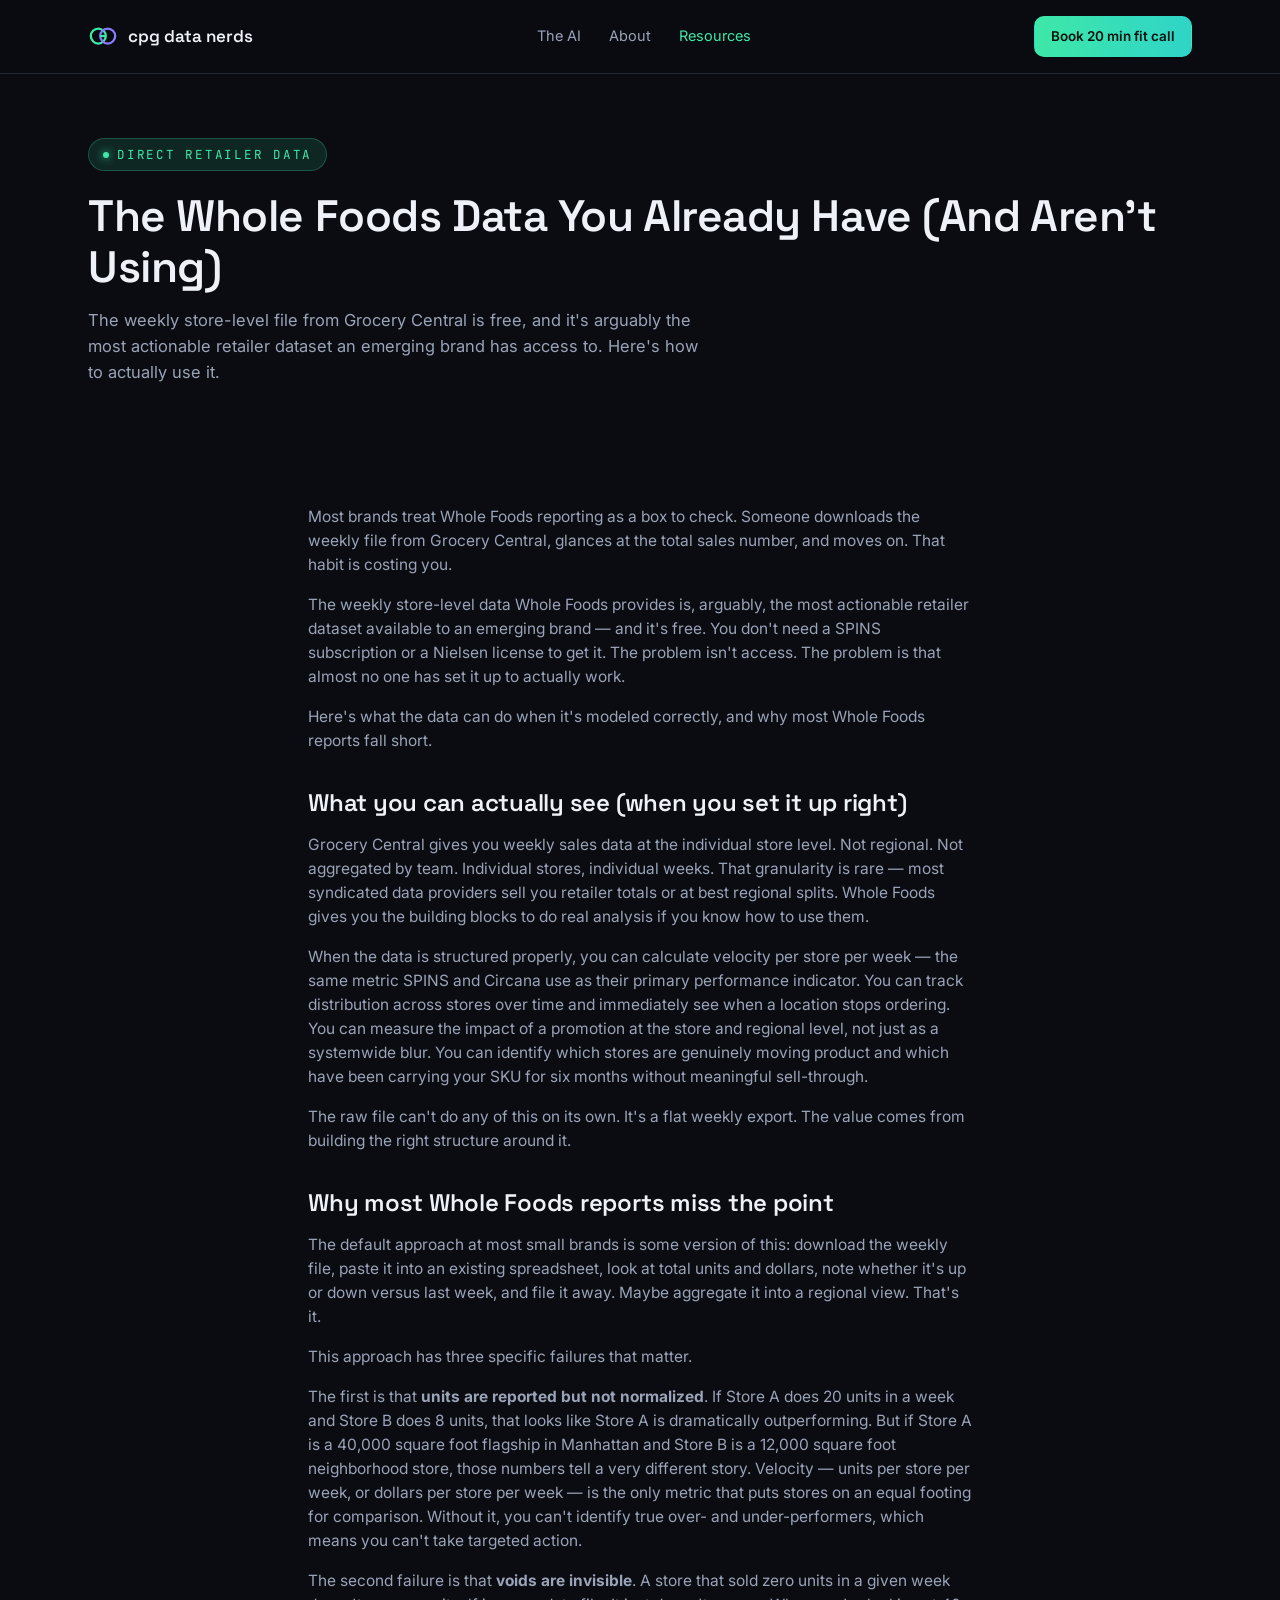
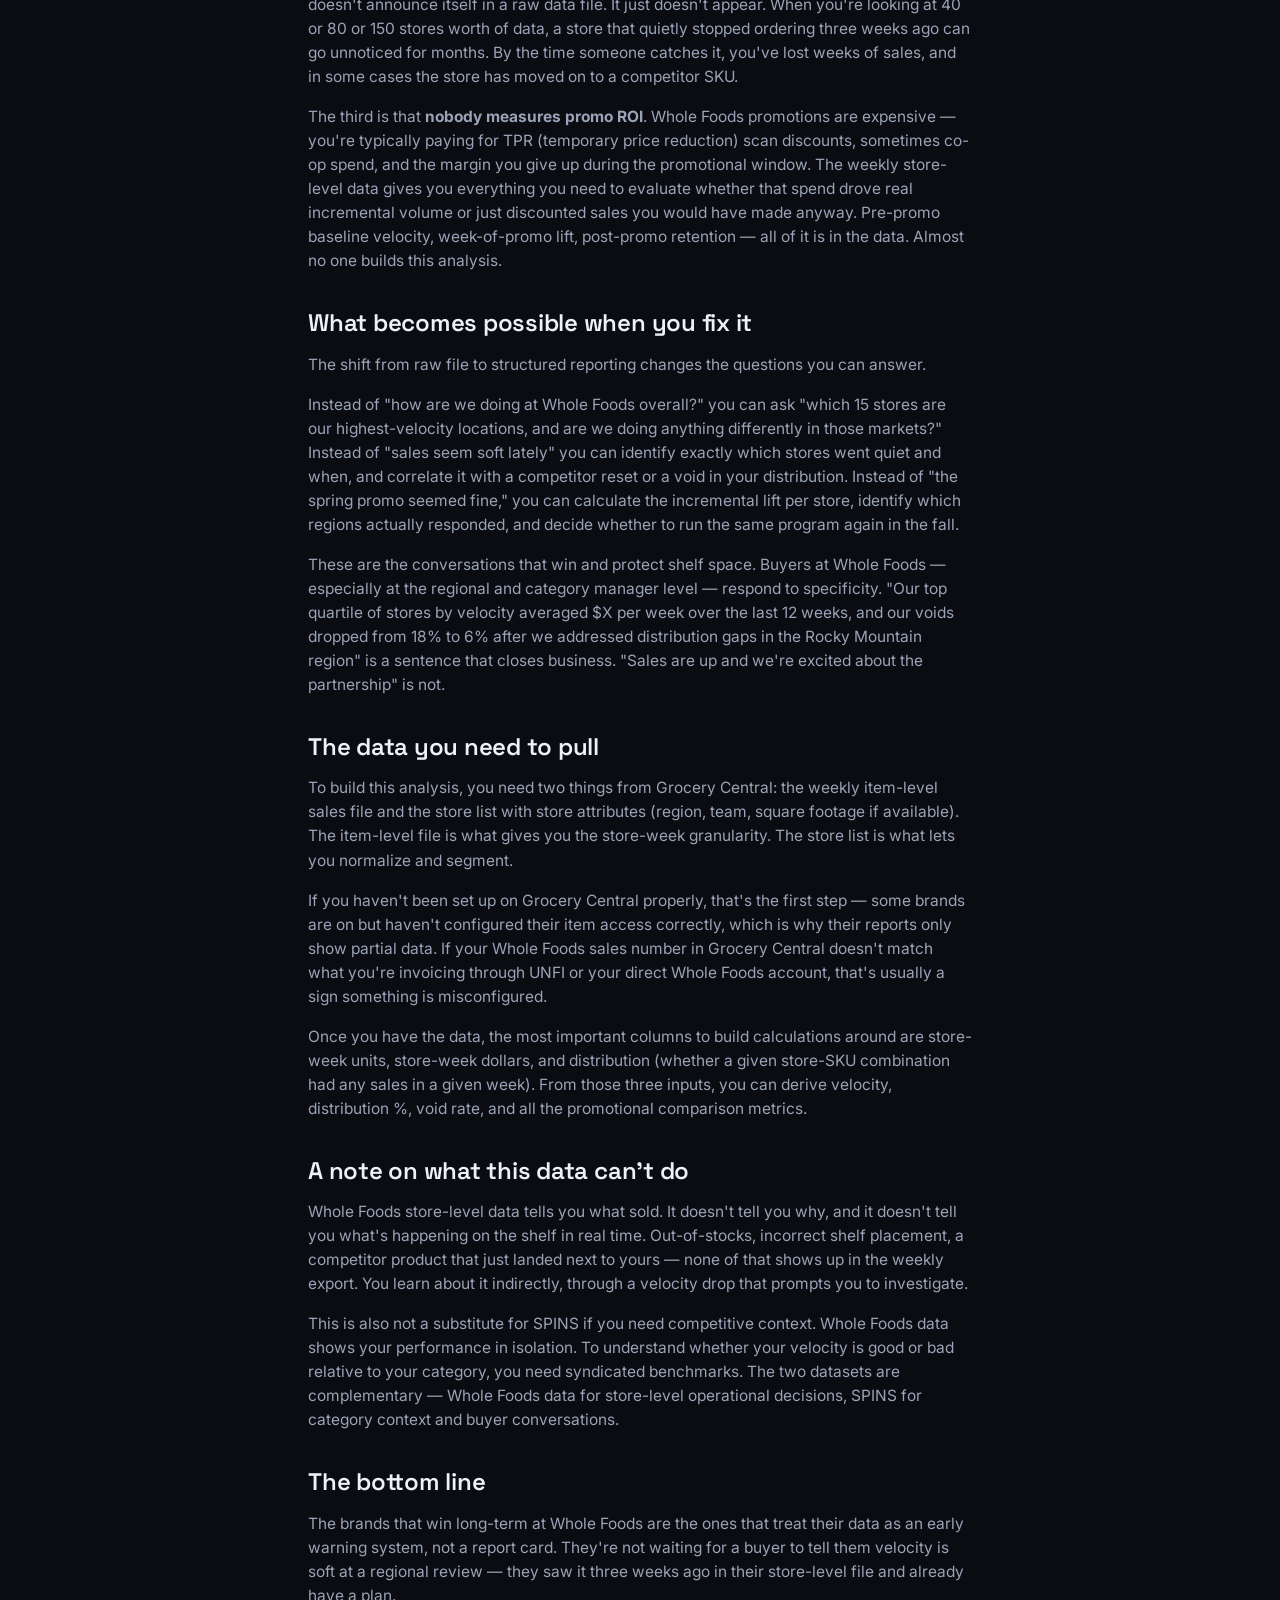
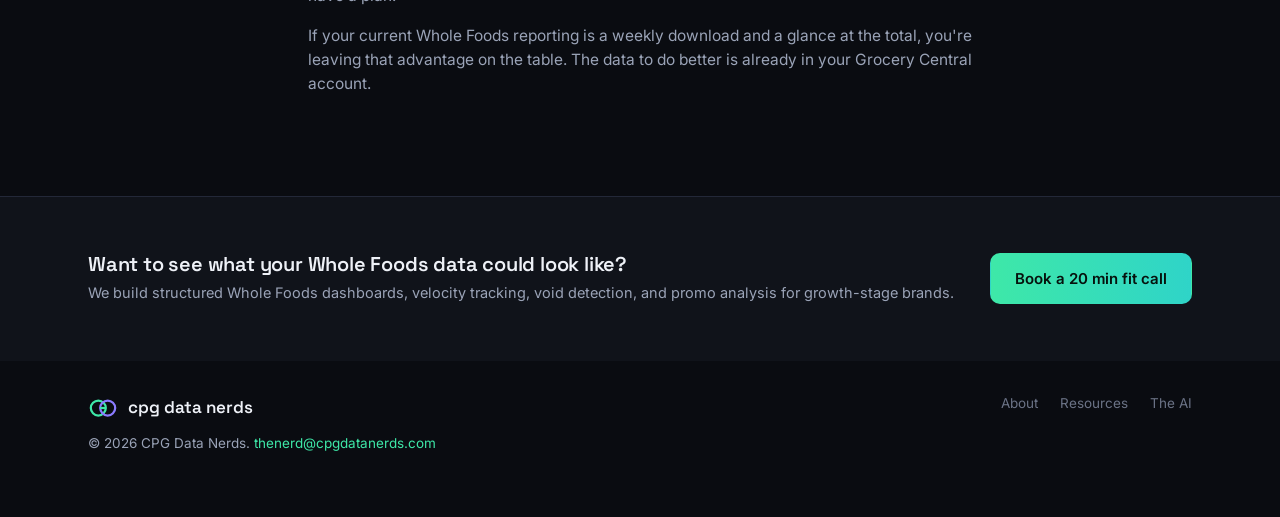
<file: guide-whole-foods-data.html>
<!DOCTYPE html>
<html lang="en">
<head>
<meta charset="UTF-8">
<meta name="viewport" content="width=device-width, initial-scale=1.0">
<title>The Whole Foods Data You Already Have (And Aren't Using) | CPG Data Nerds</title>
<meta name="description" content="Whole Foods' free weekly store-level data can reveal velocity, distribution voids, and promo ROI — if it's structured correctly. Here's how.">
<link rel="canonical" href="https://cpgdatanerds.com/guide-whole-foods-data.html">
<meta name="robots" content="index, follow">
<meta property="og:type" content="article">
<meta property="og:site_name" content="CPG Data Nerds">
<meta property="og:title" content="The Whole Foods Data You Already Have (And Aren't Using)">
<meta property="og:description" content="Whole Foods' free weekly store-level data can reveal velocity, distribution voids, and promo ROI — if it's structured correctly.">
<meta property="og:url" content="https://cpgdatanerds.com/guide-whole-foods-data.html">
<meta name="twitter:card" content="summary_large_image">
<link rel="icon" href="data:image/svg+xml,<svg xmlns=%22http://www.w3.org/2000/svg%22 viewBox=%220 0 32 32%22><circle cx=%2211%22 cy=%2216%22 r=%228%22 fill=%22%233ee8a8%22/><circle cx=%2221%22 cy=%2216%22 r=%228%22 fill=%22%238b7bff%22/></svg>">
<link rel="preconnect" href="https://fonts.googleapis.com">
<link href="https://fonts.googleapis.com/css2?family=Inter:wght@400;500;600;700&family=Space+Grotesk:wght@500;600;700&family=JetBrains+Mono:wght@400;500&display=swap" rel="stylesheet">
<link rel="stylesheet" href="assets/css/style.css">
<script type="application/ld+json">
{
  "@context": "https://schema.org",
  "@type": "Article",
  "headline": "The Whole Foods Data You Already Have (And Aren't Using)",
  "description": "Whole Foods' free weekly store-level data can reveal velocity, distribution voids, and promo ROI — if it's structured correctly.",
  "author": { "@type": "Organization", "name": "CPG Data Nerds" },
  "publisher": { "@type": "Organization", "name": "CPG Data Nerds" },
  "mainEntityOfPage": "https://cpgdatanerds.com/guide-whole-foods-data.html"
}
</script>
</head>
<body>

<header class="site-nav">
  <div class="nav-inner">
    <a href="index.html" class="logo">
      <svg class="mark" viewBox="0 0 32 32" fill="none" xmlns="http://www.w3.org/2000/svg">
        <circle cx="11" cy="16" r="8" stroke="#3ee8a8" stroke-width="2.4"/>
        <circle cx="21" cy="16" r="8" stroke="#8b7bff" stroke-width="2.4"/>
        <line x1="19" y1="16" x2="13" y2="16" stroke="#3ee8a8" stroke-width="2.4"/>
      </svg>
      cpg data nerds
    </a>
    <nav class="nav-links desktop">
      <a href="index.html#ai-query">The AI</a>
      <a href="about.html">About</a>
      <a href="resources.html" class="active">Resources</a>
    </nav>
    <div class="nav-cta">
      <a class="btn btn-primary btn-sm" href="https://calendar.app.google/5v7wXqZPW3b9XSn16" target="_blank" rel="noopener">Book 20 min fit call</a>
      <button class="nav-toggle btn-ghost btn-sm btn" aria-label="Menu">☰</button>
    </div>
  </div>
</header>

<section class="page-hero">
  <div class="wrap">
    <span class="eyebrow"><span class="dot"></span>DIRECT RETAILER DATA</span>
    <h1>The Whole Foods Data You Already Have (And Aren't Using)</h1>
    <p class="lede">The weekly store-level file from Grocery Central is free, and it's arguably the most actionable retailer dataset an emerging brand has access to. Here's how to actually use it.</p>
  </div>
</section>

<section>
  <div class="wrap prose">
    <p>Most brands treat Whole Foods reporting as a box to check. Someone downloads the weekly file from Grocery Central, glances at the total sales number, and moves on. That habit is costing you.</p>
    <p>The weekly store-level data Whole Foods provides is, arguably, the most actionable retailer dataset available to an emerging brand — and it's free. You don't need a SPINS subscription or a Nielsen license to get it. The problem isn't access. The problem is that almost no one has set it up to actually work.</p>
    <p>Here's what the data can do when it's modeled correctly, and why most Whole Foods reports fall short.</p>

    <h2>What you can actually see (when you set it up right)</h2>
    <p>Grocery Central gives you weekly sales data at the individual store level. Not regional. Not aggregated by team. Individual stores, individual weeks. That granularity is rare — most syndicated data providers sell you retailer totals or at best regional splits. Whole Foods gives you the building blocks to do real analysis if you know how to use them.</p>
    <p>When the data is structured properly, you can calculate velocity per store per week — the same metric SPINS and Circana use as their primary performance indicator. You can track distribution across stores over time and immediately see when a location stops ordering. You can measure the impact of a promotion at the store and regional level, not just as a systemwide blur. You can identify which stores are genuinely moving product and which have been carrying your SKU for six months without meaningful sell-through.</p>
    <p>The raw file can't do any of this on its own. It's a flat weekly export. The value comes from building the right structure around it.</p>

    <h2>Why most Whole Foods reports miss the point</h2>
    <p>The default approach at most small brands is some version of this: download the weekly file, paste it into an existing spreadsheet, look at total units and dollars, note whether it's up or down versus last week, and file it away. Maybe aggregate it into a regional view. That's it.</p>
    <p>This approach has three specific failures that matter.</p>
    <p>The first is that <strong>units are reported but not normalized</strong>. If Store A does 20 units in a week and Store B does 8 units, that looks like Store A is dramatically outperforming. But if Store A is a 40,000 square foot flagship in Manhattan and Store B is a 12,000 square foot neighborhood store, those numbers tell a very different story. Velocity — units per store per week, or dollars per store per week — is the only metric that puts stores on an equal footing for comparison. Without it, you can't identify true over- and under-performers, which means you can't take targeted action.</p>
    <p>The second failure is that <strong>voids are invisible</strong>. A store that sold zero units in a given week doesn't announce itself in a raw data file. It just doesn't appear. When you're looking at 40 or 80 or 150 stores worth of data, a store that quietly stopped ordering three weeks ago can go unnoticed for months. By the time someone catches it, you've lost weeks of sales, and in some cases the store has moved on to a competitor SKU.</p>
    <p>The third is that <strong>nobody measures promo ROI</strong>. Whole Foods promotions are expensive — you're typically paying for TPR (temporary price reduction) scan discounts, sometimes co-op spend, and the margin you give up during the promotional window. The weekly store-level data gives you everything you need to evaluate whether that spend drove real incremental volume or just discounted sales you would have made anyway. Pre-promo baseline velocity, week-of-promo lift, post-promo retention — all of it is in the data. Almost no one builds this analysis.</p>

    <h2>What becomes possible when you fix it</h2>
    <p>The shift from raw file to structured reporting changes the questions you can answer.</p>
    <p>Instead of "how are we doing at Whole Foods overall?" you can ask "which 15 stores are our highest-velocity locations, and are we doing anything differently in those markets?" Instead of "sales seem soft lately" you can identify exactly which stores went quiet and when, and correlate it with a competitor reset or a void in your distribution. Instead of "the spring promo seemed fine," you can calculate the incremental lift per store, identify which regions actually responded, and decide whether to run the same program again in the fall.</p>
    <p>These are the conversations that win and protect shelf space. Buyers at Whole Foods — especially at the regional and category manager level — respond to specificity. "Our top quartile of stores by velocity averaged $X per week over the last 12 weeks, and our voids dropped from 18% to 6% after we addressed distribution gaps in the Rocky Mountain region" is a sentence that closes business. "Sales are up and we're excited about the partnership" is not.</p>

    <h2>The data you need to pull</h2>
    <p>To build this analysis, you need two things from Grocery Central: the weekly item-level sales file and the store list with store attributes (region, team, square footage if available). The item-level file is what gives you the store-week granularity. The store list is what lets you normalize and segment.</p>
    <p>If you haven't been set up on Grocery Central properly, that's the first step — some brands are on but haven't configured their item access correctly, which is why their reports only show partial data. If your Whole Foods sales number in Grocery Central doesn't match what you're invoicing through UNFI or your direct Whole Foods account, that's usually a sign something is misconfigured.</p>
    <p>Once you have the data, the most important columns to build calculations around are store-week units, store-week dollars, and distribution (whether a given store-SKU combination had any sales in a given week). From those three inputs, you can derive velocity, distribution %, void rate, and all the promotional comparison metrics.</p>

    <h2>A note on what this data can't do</h2>
    <p>Whole Foods store-level data tells you what sold. It doesn't tell you why, and it doesn't tell you what's happening on the shelf in real time. Out-of-stocks, incorrect shelf placement, a competitor product that just landed next to yours — none of that shows up in the weekly export. You learn about it indirectly, through a velocity drop that prompts you to investigate.</p>
    <p>This is also not a substitute for SPINS if you need competitive context. Whole Foods data shows your performance in isolation. To understand whether your velocity is good or bad relative to your category, you need syndicated benchmarks. The two datasets are complementary — Whole Foods data for store-level operational decisions, SPINS for category context and buyer conversations.</p>

    <h2>The bottom line</h2>
    <p>The brands that win long-term at Whole Foods are the ones that treat their data as an early warning system, not a report card. They're not waiting for a buyer to tell them velocity is soft at a regional review — they saw it three weeks ago in their store-level file and already have a plan.</p>
    <p>If your current Whole Foods reporting is a weekly download and a glance at the total, you're leaving that advantage on the table. The data to do better is already in your Grocery Central account.</p>
  </div>
</section>

<div class="cta-band">
  <div class="wrap cta-band-inner">
    <div>
      <h3>Want to see what your Whole Foods data could look like?</h3>
      <p>We build structured Whole Foods dashboards, velocity tracking, void detection, and promo analysis for growth-stage brands.</p>
    </div>
    <a class="btn btn-primary" href="https://calendar.app.google/5v7wXqZPW3b9XSn16" target="_blank" rel="noopener">Book a 20 min fit call</a>
  </div>
</div>

<footer class="site-footer">
  <div class="wrap footer-inner">
    <div>
      <div class="logo">
        <svg class="mark" viewBox="0 0 32 32" fill="none" xmlns="http://www.w3.org/2000/svg">
          <circle cx="11" cy="16" r="8" stroke="#3ee8a8" stroke-width="2.4"/>
          <circle cx="21" cy="16" r="8" stroke="#8b7bff" stroke-width="2.4"/>
          <line x1="19" y1="16" x2="13" y2="16" stroke="#3ee8a8" stroke-width="2.4"/>
        </svg>
        cpg data nerds
      </div>
      <p style="margin-top:10px;">© <span data-year>2026</span> CPG Data Nerds. <a class="mail" href="mailto:thenerd@cpgdatanerds.com">thenerd@cpgdatanerds.com</a></p>
    </div>
    <div class="footer-links">
      <a href="about.html">About</a>
      <a href="resources.html">Resources</a>
      <a href="index.html#ai-query">The AI</a>
    </div>
  </div>
</footer>

<script src="assets/js/main.js"></script>
</body>
</html>
</file>
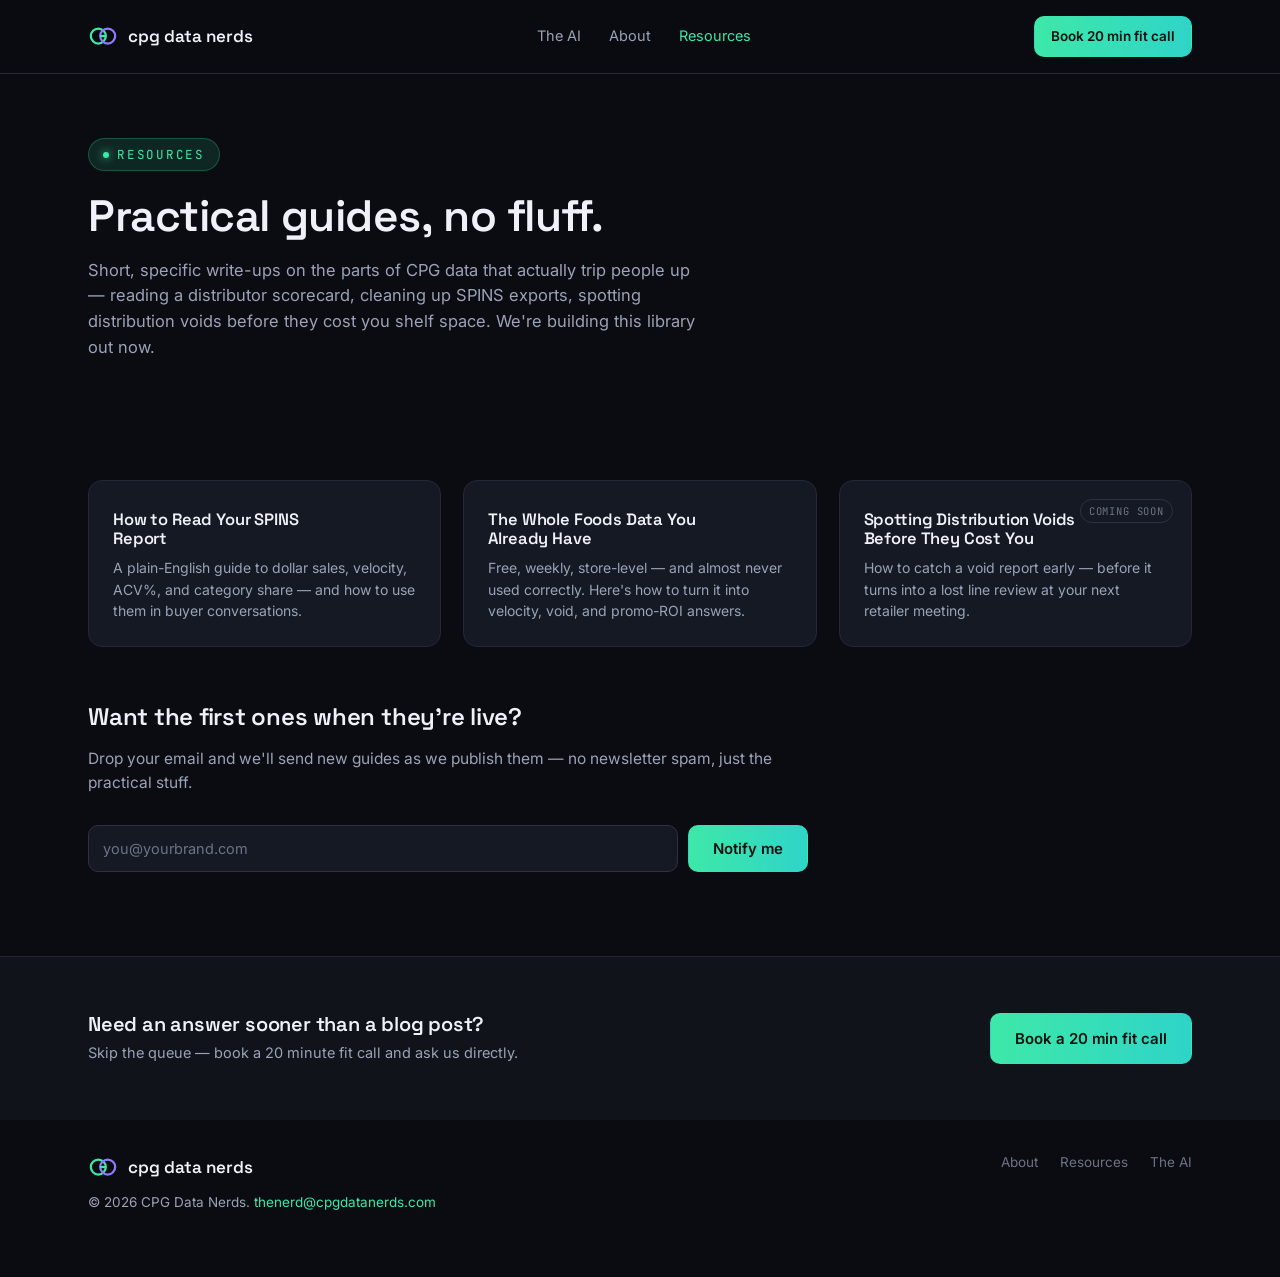
<file: resources.html>
<!DOCTYPE html>
<html lang="en">
<head>
<meta charset="UTF-8">
<meta name="viewport" content="width=device-width, initial-scale=1.0">
<title>CPG Data Guides: SPINS, Distributor Scorecards &amp; AI | CPG Data Nerds</title>
<meta name="description" content="Practical guides on reading distributor scorecards, cleaning SPINS exports, and using AI to query syndicated and distributor data — from CPG Data Nerds.">
<link rel="canonical" href="https://cpgdatanerds.com/resources.html">
<meta name="robots" content="index, follow">
<meta property="og:type" content="website">
<meta property="og:site_name" content="CPG Data Nerds">
<meta property="og:title" content="CPG Data Guides: SPINS, Distributor Scorecards & AI">
<meta property="og:description" content="Practical, no-fluff guides on syndicated data, distributor scorecards, and AI-powered CPG analytics.">
<meta property="og:url" content="https://cpgdatanerds.com/resources.html">
<meta name="twitter:card" content="summary_large_image">
<link rel="icon" href="data:image/svg+xml,<svg xmlns=%22http://www.w3.org/2000/svg%22 viewBox=%220 0 32 32%22><circle cx=%2211%22 cy=%2216%22 r=%228%22 fill=%22%233ee8a8%22/><circle cx=%2221%22 cy=%2216%22 r=%228%22 fill=%22%238b7bff%22/></svg>">
<link rel="preconnect" href="https://fonts.googleapis.com">
<link href="https://fonts.googleapis.com/css2?family=Inter:wght@400;500;600;700&family=Space+Grotesk:wght@500;600;700&family=JetBrains+Mono:wght@400;500&display=swap" rel="stylesheet">
<link rel="stylesheet" href="assets/css/style.css">
</head>
<body>

<header class="site-nav">
  <div class="nav-inner">
    <a href="index.html" class="logo">
      <svg class="mark" viewBox="0 0 32 32" fill="none" xmlns="http://www.w3.org/2000/svg">
        <circle cx="11" cy="16" r="8" stroke="#3ee8a8" stroke-width="2.4"/>
        <circle cx="21" cy="16" r="8" stroke="#8b7bff" stroke-width="2.4"/>
        <line x1="19" y1="16" x2="13" y2="16" stroke="#3ee8a8" stroke-width="2.4"/>
      </svg>
      cpg data nerds
    </a>
    <nav class="nav-links desktop">
      <a href="index.html#ai-query">The AI</a>
      <a href="about.html">About</a>
      <a href="resources.html" class="active">Resources</a>
    </nav>
    <div class="nav-cta">
      <a class="btn btn-primary btn-sm" href="https://calendar.app.google/5v7wXqZPW3b9XSn16" target="_blank" rel="noopener">Book 20 min fit call</a>
      <button class="nav-toggle btn-ghost btn-sm btn" aria-label="Menu">☰</button>
    </div>
  </div>
</header>

<section class="page-hero">
  <div class="wrap">
    <span class="eyebrow"><span class="dot"></span>RESOURCES</span>
    <h1>Practical guides, no fluff.</h1>
    <p class="lede">Short, specific write-ups on the parts of CPG data that actually trip people up — reading a distributor scorecard, cleaning up SPINS exports, spotting distribution voids before they cost you shelf space. We're building this library out now.</p>
  </div>
</section>

<section>
  <div class="wrap">
    <div class="resource-grid">
      <a class="resource-card" data-reveal href="guide-spins-report.html" style="display:block; text-decoration:none;">
        <h4>How to Read Your SPINS Report</h4>
        <p>A plain-English guide to dollar sales, velocity, ACV%, and category share — and how to use them in buyer conversations.</p>
      </a>
      <a class="resource-card" data-reveal href="guide-whole-foods-data.html" style="display:block; text-decoration:none;">
        <h4>The Whole Foods Data You Already Have</h4>
        <p>Free, weekly, store-level — and almost never used correctly. Here's how to turn it into velocity, void, and promo-ROI answers.</p>
      </a>
      <div class="resource-card" data-reveal>
        <span class="soon">Coming soon</span>
        <h4>Spotting Distribution Voids Before They Cost You</h4>
        <p>How to catch a void report early — before it turns into a lost line review at your next retailer meeting.</p>
      </div>
    </div>

    <div class="prose" style="margin-top:56px;">
      <h2>Want the first ones when they're live?</h2>
      <p>Drop your email and we'll send new guides as we publish them — no newsletter spam, just the practical stuff.</p>
      <form class="email-capture" action="mailto:thenerd@cpgdatanerds.com" method="post" enctype="text/plain">
        <input type="email" name="email" placeholder="you@yourbrand.com" required>
        <button class="btn btn-primary" type="submit">Notify me</button>
      </form>
    </div>
  </div>
</section>

<div class="cta-band">
  <div class="wrap cta-band-inner">
    <div>
      <h3>Need an answer sooner than a blog post?</h3>
      <p>Skip the queue — book a 20 minute fit call and ask us directly.</p>
    </div>
    <a class="btn btn-primary" href="https://calendar.app.google/5v7wXqZPW3b9XSn16" target="_blank" rel="noopener">Book a 20 min fit call</a>
  </div>
</div>

<footer class="site-footer">
  <div class="wrap footer-inner">
    <div>
      <div class="logo">
        <svg class="mark" viewBox="0 0 32 32" fill="none" xmlns="http://www.w3.org/2000/svg">
          <circle cx="11" cy="16" r="8" stroke="#3ee8a8" stroke-width="2.4"/>
          <circle cx="21" cy="16" r="8" stroke="#8b7bff" stroke-width="2.4"/>
          <line x1="19" y1="16" x2="13" y2="16" stroke="#3ee8a8" stroke-width="2.4"/>
        </svg>
        cpg data nerds
      </div>
      <p style="margin-top:10px;">© <span data-year>2026</span> CPG Data Nerds. <a class="mail" href="mailto:thenerd@cpgdatanerds.com">thenerd@cpgdatanerds.com</a></p>
    </div>
    <div class="footer-links">
      <a href="about.html">About</a>
      <a href="resources.html">Resources</a>
      <a href="index.html#ai-query">The AI</a>
    </div>
  </div>
</footer>

<script src="assets/js/main.js"></script>
</body>
</html>
</file>
<file: assets/css/style.css>
/* ============================================================
   CPG Data Nerds — dark, AI-forward theme
   ============================================================ */

:root {
  --bg: #0a0c11;
  --bg-alt: #10131a;
  --card: #151923;
  --card-hover: #1b202c;
  --border: #232838;
  --border-light: #2c3244;
  --text: #eef1f7;
  --text-dim: #9aa3b7;
  --text-dimmer: #6b7386;
  --accent: #3ee8a8;
  --accent-2: #8b7bff;
  --accent-soft: rgba(62, 232, 168, 0.12);
  --danger: #ff6b6b;
  --gain: #3ee8a8;
  --radius: 14px;
  --maxw: 1160px;
  --font-body: 'Inter', -apple-system, BlinkMacSystemFont, 'Segoe UI', sans-serif;
  --font-head: 'Space Grotesk', 'Inter', sans-serif;
  --font-mono: 'JetBrains Mono', 'SFMono-Regular', Consolas, monospace;
}

* { box-sizing: border-box; }

html { scroll-behavior: smooth; }

body {
  margin: 0;
  background: var(--bg);
  color: var(--text);
  font-family: var(--font-body);
  line-height: 1.55;
  -webkit-font-smoothing: antialiased;
}

a { color: inherit; text-decoration: none; }

img { max-width: 100%; display: block; }

.wrap {
  max-width: var(--maxw);
  margin: 0 auto;
  padding: 0 28px;
}

h1, h2, h3, h4 {
  font-family: var(--font-head);
  font-weight: 600;
  line-height: 1.15;
  margin: 0 0 16px;
  letter-spacing: -0.01em;
}

p { margin: 0 0 16px; color: var(--text-dim); }

.eyebrow {
  display: inline-flex;
  align-items: center;
  gap: 8px;
  font-family: var(--font-mono);
  font-size: 12.5px;
  letter-spacing: 0.14em;
  text-transform: uppercase;
  color: var(--accent);
  background: var(--accent-soft);
  border: 1px solid rgba(62, 232, 168, 0.25);
  padding: 6px 14px;
  border-radius: 999px;
  margin-bottom: 20px;
}

.eyebrow .dot {
  width: 6px; height: 6px; border-radius: 50%;
  background: var(--accent);
  box-shadow: 0 0 8px var(--accent);
}

.gradient-text {
  background: linear-gradient(90deg, var(--accent), var(--accent-2));
  -webkit-background-clip: text;
  background-clip: text;
  color: transparent;
}

/* ---------- Buttons ---------- */
.btn {
  display: inline-flex;
  align-items: center;
  gap: 8px;
  font-family: var(--font-body);
  font-weight: 600;
  font-size: 15px;
  padding: 13px 24px;
  border-radius: 10px;
  border: 1px solid transparent;
  cursor: pointer;
  transition: transform .15s ease, box-shadow .15s ease, background .15s ease, border-color .15s ease;
  white-space: nowrap;
}
.btn-primary {
  background: linear-gradient(90deg, var(--accent), #2fd4c8);
  color: #06120d;
  box-shadow: 0 0 0 rgba(62,232,168,0);
}
.btn-primary:hover { transform: translateY(-1px); box-shadow: 0 8px 24px rgba(62,232,168,0.25); }
.btn-ghost {
  background: transparent;
  border-color: var(--border-light);
  color: var(--text);
}
.btn-ghost:hover { border-color: var(--accent); color: var(--accent); }
.btn-sm { padding: 9px 16px; font-size: 13.5px; }

/* ---------- Nav ---------- */
header.site-nav {
  position: sticky;
  top: 0;
  z-index: 50;
  background: rgba(10, 12, 17, 0.85);
  backdrop-filter: saturate(180%) blur(14px);
  border-bottom: 1px solid var(--border);
}
.nav-inner {
  display: flex;
  align-items: center;
  justify-content: space-between;
  padding: 16px 28px;
  max-width: var(--maxw);
  margin: 0 auto;
}
.logo {
  display: flex;
  align-items: center;
  gap: 10px;
  font-family: var(--font-head);
  font-weight: 600;
  font-size: 17px;
  color: var(--text);
}
.logo .mark { width: 30px; height: 30px; flex: none; }
.nav-links {
  display: flex;
  align-items: center;
  gap: 28px;
  font-size: 14.5px;
  color: var(--text-dim);
}
.nav-links a { transition: color .15s ease; }
.nav-links a:hover { color: var(--text); }
.nav-links a.active { color: var(--accent); }
.nav-cta { display: flex; align-items: center; gap: 18px; }
.nav-toggle { display: none; }

@media (max-width: 720px) {
  .nav-links.desktop { display: none; }
  .nav-toggle { display: block; }
}

/* ---------- Hero ---------- */
.hero {
  padding: 88px 0 72px;
  position: relative;
  overflow: hidden;
}
.hero::before {
  content: "";
  position: absolute;
  top: -200px; right: -200px;
  width: 560px; height: 560px;
  background: radial-gradient(circle, rgba(62,232,168,0.16), transparent 70%);
  filter: blur(10px);
  pointer-events: none;
}
.hero::after {
  content: "";
  position: absolute;
  bottom: -260px; left: -180px;
  width: 500px; height: 500px;
  background: radial-gradient(circle, rgba(139,123,255,0.14), transparent 70%);
  pointer-events: none;
}
.hero-grid {
  display: grid;
  grid-template-columns: 1.05fr 0.95fr;
  gap: 56px;
  align-items: center;
  position: relative;
  z-index: 1;
}
@media (max-width: 900px) {
  .hero-grid { grid-template-columns: 1fr; }
}
.hero h1 { font-size: clamp(34px, 4.6vw, 54px); }
.hero .lede { font-size: 17.5px; color: var(--text-dim); max-width: 560px; }
.hero-ctas { display: flex; gap: 14px; margin-top: 28px; flex-wrap: wrap; }
.hero-note { margin-top: 18px; font-size: 13px; color: var(--text-dimmer); }

/* ---------- Chat mockup ---------- */
.chat-card {
  background: linear-gradient(180deg, var(--card), var(--bg-alt));
  border: 1px solid var(--border-light);
  border-radius: 18px;
  padding: 20px;
  box-shadow: 0 30px 60px -20px rgba(0,0,0,0.6);
}
.chat-card .chat-head {
  display: flex;
  align-items: center;
  gap: 10px;
  padding-bottom: 14px;
  margin-bottom: 16px;
  border-bottom: 1px solid var(--border);
  font-family: var(--font-mono);
  font-size: 12.5px;
  color: var(--text-dimmer);
}
.chat-card .chat-head .dots { display: flex; gap: 6px; }
.chat-card .chat-head .dots span { width: 9px; height: 9px; border-radius: 50%; background: var(--border-light); }
.chat-row { display: flex; margin-bottom: 14px; }
.chat-row.user { justify-content: flex-end; }
.bubble {
  max-width: 88%;
  padding: 11px 15px;
  border-radius: 12px;
  font-size: 14px;
}
.chat-row.user .bubble {
  background: var(--border-light);
  color: var(--text);
  border-bottom-right-radius: 3px;
}
.chat-row.ai .bubble {
  background: var(--accent-soft);
  border: 1px solid rgba(62,232,168,0.25);
  color: var(--text);
  border-bottom-left-radius: 3px;
}
.bubble .stat { color: var(--accent); font-family: var(--font-mono); font-weight: 600; }
.chat-typing { display: inline-flex; gap: 4px; align-items: center; }
.chat-typing span {
  width: 6px; height: 6px; border-radius: 50%;
  background: var(--accent);
  animation: blink 1.2s infinite ease-in-out;
}
.chat-typing span:nth-child(2) { animation-delay: .2s; }
.chat-typing span:nth-child(3) { animation-delay: .4s; }
@keyframes blink { 0%, 80%, 100% { opacity: .25; } 40% { opacity: 1; } }
.chat-input-fake {
  margin-top: 4px;
  display: flex;
  align-items: center;
  gap: 10px;
  background: var(--bg);
  border: 1px solid var(--border);
  border-radius: 10px;
  padding: 10px 12px;
  font-family: var(--font-mono);
  font-size: 13px;
  color: var(--text-dimmer);
}

/* ---------- Sections ---------- */
section { padding: 84px 0; }
.section-alt { background: var(--bg-alt); border-top: 1px solid var(--border); border-bottom: 1px solid var(--border); }
.section-head { max-width: 680px; margin: 0 auto 48px; text-align: center; }
.section-head h2 { font-size: clamp(26px, 3.4vw, 38px); }
.section-head p { font-size: 16px; }
.center { text-align: center; }

/* Pain point cards */
.grid-4 { display: grid; grid-template-columns: repeat(4, 1fr); gap: 20px; }
@media (max-width: 900px) { .grid-4 { grid-template-columns: repeat(2, 1fr); } }
@media (max-width: 560px) { .grid-4 { grid-template-columns: 1fr; } }
.quote-card {
  background: var(--card);
  border: 1px solid var(--border);
  border-radius: var(--radius);
  padding: 22px 20px;
}
.quote-card .qmark { font-family: var(--font-head); font-size: 30px; color: var(--accent-2); line-height: 1; margin-bottom: 8px; }
.quote-card p.q { color: var(--text); font-size: 15px; margin-bottom: 10px; }
.quote-card .who { font-size: 12.5px; color: var(--text-dimmer); font-family: var(--font-mono); }

/* Banner statement */
.statement-banner {
  padding: 56px 0;
  text-align: center;
  background: linear-gradient(180deg, transparent, rgba(62,232,168,0.05));
  border-top: 1px solid var(--border);
  border-bottom: 1px solid var(--border);
}
.statement-banner h2 { font-size: clamp(24px, 3vw, 32px); max-width: 780px; margin: 0 auto; color: var(--text); }

/* Data source columns */
.grid-3 { display: grid; grid-template-columns: repeat(3, 1fr); gap: 28px; }
@media (max-width: 860px) { .grid-3 { grid-template-columns: 1fr; } }
.source-card {
  background: var(--card);
  border: 1px solid var(--border);
  border-radius: var(--radius);
  padding: 26px;
}
.badge-row { display: flex; flex-wrap: wrap; gap: 8px; margin-bottom: 18px; }
.badge {
  font-family: var(--font-mono);
  font-size: 12px;
  padding: 5px 10px;
  border-radius: 6px;
  background: var(--bg-alt);
  border: 1px solid var(--border-light);
  color: var(--text-dim);
}
.source-card h3 { font-size: 18px; margin-bottom: 10px; }
.source-card p { font-size: 14.5px; margin-bottom: 0; }

/* AI feature section */
.ai-feature { position: relative; }
.ai-grid { display: grid; grid-template-columns: 1fr 1fr; gap: 60px; align-items: center; }
@media (max-width: 900px) { .ai-grid { grid-template-columns: 1fr; } }
.feature-list { list-style: none; padding: 0; margin: 28px 0 0; }
.feature-list li {
  display: flex;
  gap: 14px;
  padding: 16px 0;
  border-top: 1px solid var(--border);
}
.feature-list li:first-child { border-top: none; }
.feature-list .num {
  font-family: var(--font-mono);
  color: var(--accent);
  font-size: 13px;
  flex: none;
  width: 26px;
  padding-top: 2px;
}
.feature-list h4 { margin-bottom: 4px; font-size: 16px; }
.feature-list p { font-size: 14.5px; margin-bottom: 0; }

/* Dashboard gallery */
.gallery {
  display: grid;
  grid-template-columns: repeat(2, 1fr);
  gap: 24px;
}
@media (max-width: 760px) { .gallery { grid-template-columns: 1fr; } }
.gallery-item {
  background: var(--card);
  border: 1px solid var(--border);
  border-radius: var(--radius);
  overflow: hidden;
}
.gallery-item .shot { border-bottom: 1px solid var(--border); background: #f4f5f7; }
.gallery-item .shot img { width: 100%; height: auto; display: block; }
.gallery-item .cap { padding: 16px 18px; }
.gallery-item .cap p { font-size: 13.5px; margin-bottom: 0; color: var(--text-dim); }
.gallery-item .cap .tag { font-family: var(--font-mono); font-size: 11.5px; color: var(--accent); text-transform: uppercase; letter-spacing: .08em; margin-bottom: 6px; display: block; }

/* Closing line */
.closing-line {
  text-align: center;
  padding: 60px 0 10px;
  font-family: var(--font-head);
  font-size: clamp(18px, 2.2vw, 22px);
  color: var(--text-dim);
}

/* CTA footer band */
.cta-band {
  background: var(--bg-alt);
  border-top: 1px solid var(--border);
  padding: 56px 0;
}
.cta-band-inner {
  display: flex;
  align-items: center;
  justify-content: space-between;
  gap: 24px;
  flex-wrap: wrap;
}
.cta-band h3 { font-size: 20px; margin-bottom: 6px; }
.cta-band p { margin-bottom: 0; font-size: 14.5px; }

/* Footer */
footer.site-footer {
  padding: 32px 0 48px;
  font-size: 13.5px;
  color: var(--text-dimmer);
}
.footer-inner {
  display: flex;
  justify-content: space-between;
  align-items: flex-start;
  flex-wrap: wrap;
  gap: 20px;
}
.footer-inner a.mail { color: var(--accent); }
.footer-links { display: flex; gap: 22px; }

/* Generic page hero (About / Resources) */
.page-hero { padding: 64px 0 20px; }
.page-hero h1 { font-size: clamp(30px, 4vw, 44px); }
.page-hero .lede { max-width: 620px; font-size: 16.5px; }

/* Content prose block */
.prose { max-width: 720px; }
.prose h2 { font-size: 24px; margin-top: 36px; }
.prose p { font-size: 15.5px; }

/* Team / value cards for About */
.value-grid { display: grid; grid-template-columns: repeat(3, 1fr); gap: 20px; margin-top: 36px; }
@media (max-width: 860px) { .value-grid { grid-template-columns: 1fr; } }
.value-card { background: var(--card); border: 1px solid var(--border); border-radius: var(--radius); padding: 22px; }
.value-card h4 { font-size: 16px; margin-bottom: 8px; }
.value-card p { font-size: 14px; margin-bottom: 0; }

/* Resources cards */
.resource-grid { display: grid; grid-template-columns: repeat(3, 1fr); gap: 22px; }
@media (max-width: 860px) { .resource-grid { grid-template-columns: 1fr; } }
.resource-card {
  background: var(--card);
  border: 1px solid var(--border);
  border-radius: var(--radius);
  padding: 24px;
  position: relative;
}
.resource-card .soon {
  position: absolute; top: 18px; right: 18px;
  font-family: var(--font-mono); font-size: 10.5px; letter-spacing: .08em;
  color: var(--text-dimmer); border: 1px solid var(--border-light);
  padding: 3px 8px; border-radius: 999px; text-transform: uppercase;
}
.resource-card h4 { font-size: 16.5px; margin: 6px 0 8px; padding-right: 70px; }
.resource-card p { font-size: 14px; margin-bottom: 0; }

/* Simple email capture */
.email-capture {
  display: flex; gap: 10px; margin-top: 30px; flex-wrap: wrap;
}
.email-capture input {
  flex: 1; min-width: 220px;
  background: var(--card);
  border: 1px solid var(--border-light);
  color: var(--text);
  padding: 12px 14px;
  border-radius: 10px;
  font-family: var(--font-body);
  font-size: 14.5px;
}
.email-capture input::placeholder { color: var(--text-dimmer); }
</file>
